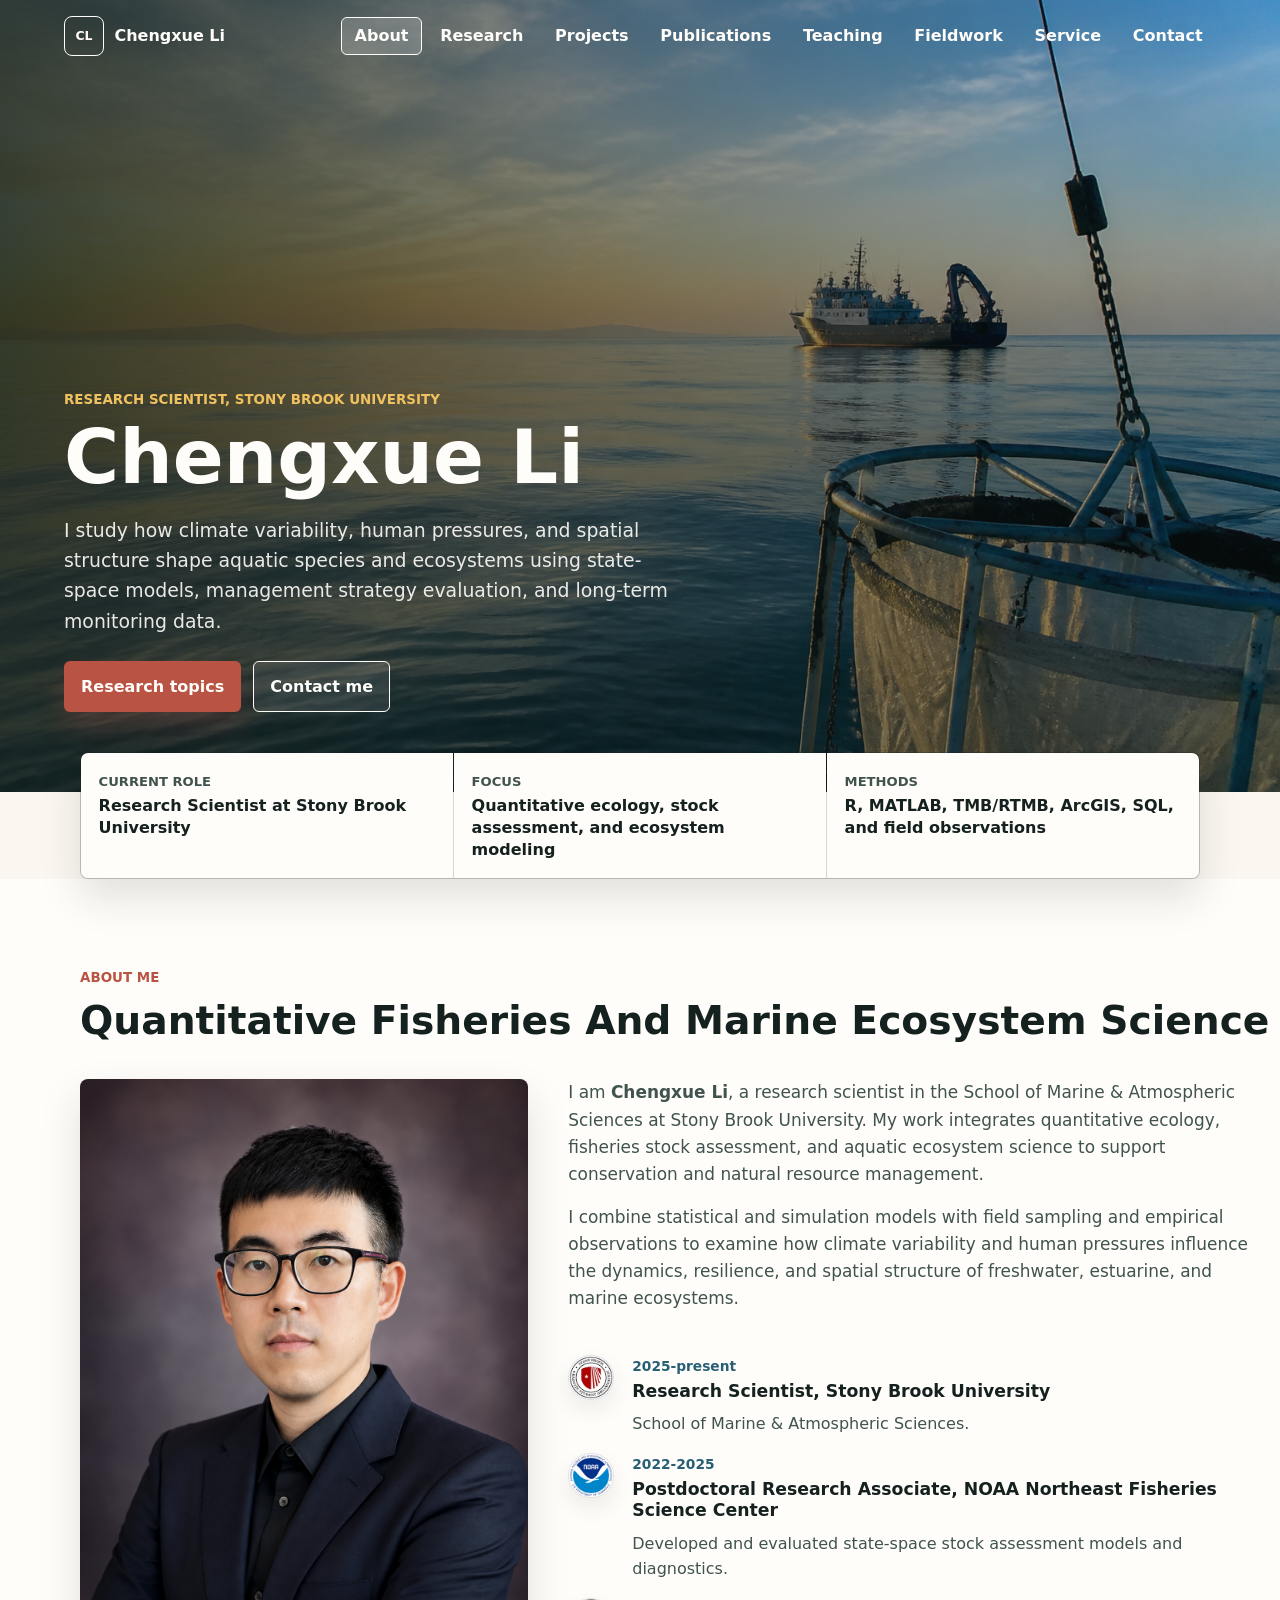
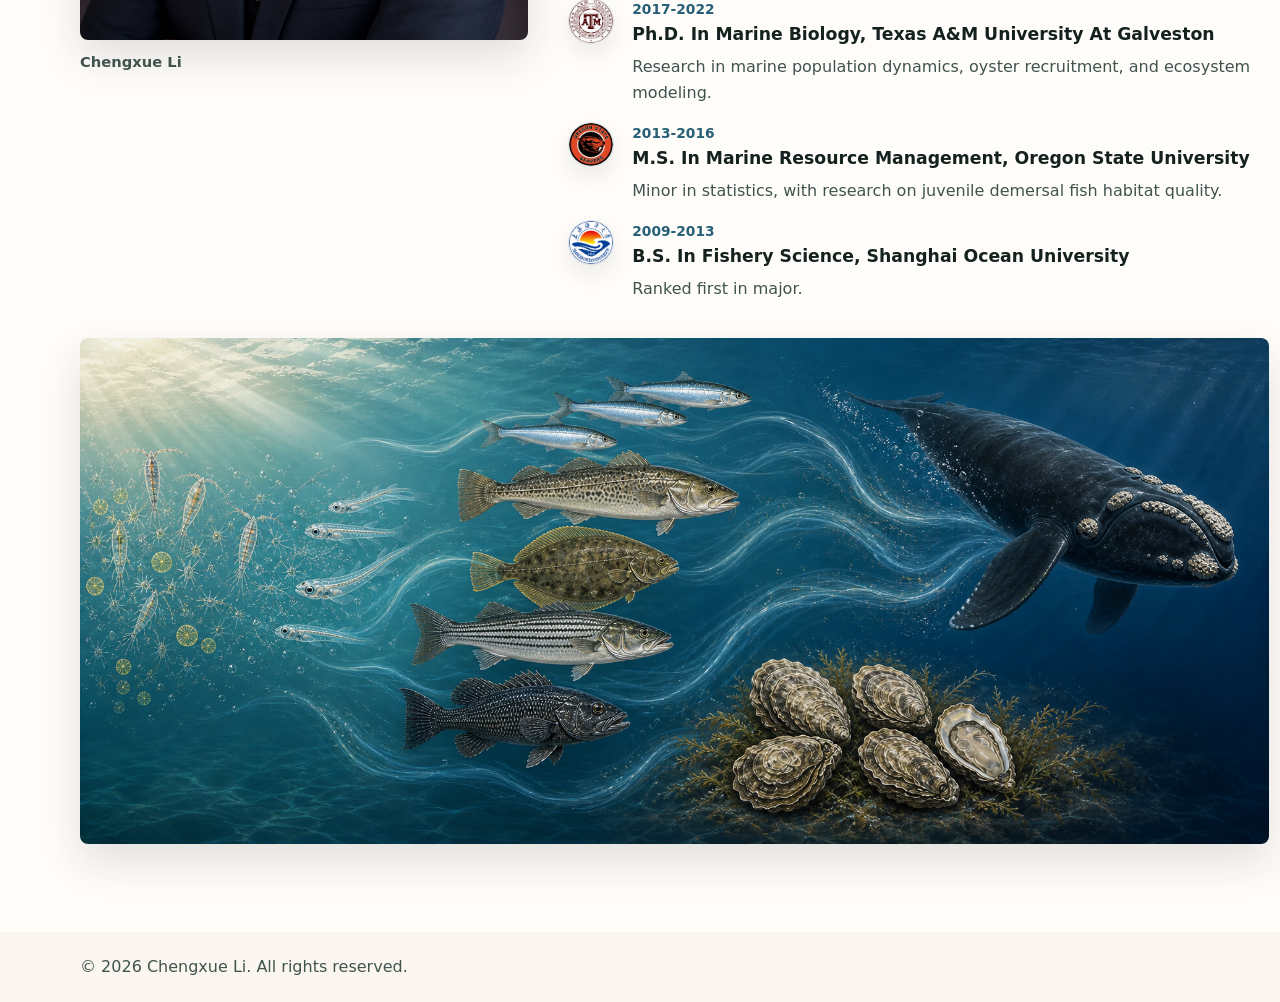
<file: index.html>
<!doctype html>
<html lang="en">
  <head>
    <meta charset="utf-8">
    <meta name="viewport" content="width=device-width, initial-scale=1">
    <meta
      name="description"
      content="Chengxue Li is a research scientist in quantitative fisheries science, stock assessment, Spatial Management Strategy Evaluation, and aquatic ecosystem modeling."
    >
    <title>Chengxue Li | About</title>
    <link rel="stylesheet" href="styles.css">
    <script src="script.js" defer></script>
  </head>
  <body data-page="about">
    <a class="skip-link" href="#main">Skip to content</a>

    <header class="site-header" data-header>
      <a class="brand" href="index.html" aria-label="Go to homepage">
        <span class="brand-mark" aria-hidden="true">CL</span>
        <span class="brand-text">Chengxue Li</span>
      </a>

      <button class="nav-toggle" type="button" aria-expanded="false" aria-controls="site-nav">
        <span class="nav-toggle-line"></span>
        <span class="sr-only">Open navigation</span>
      </button>

      <nav class="site-nav" id="site-nav" aria-label="Main navigation">
        <a class="site-tab" data-page-link="about" href="index.html">About</a>
        <a class="site-tab" data-page-link="research" href="research.html">Research</a>
        <a class="site-tab" data-page-link="projects" href="projects.html">Projects</a>
        <a class="site-tab" data-page-link="publications" href="publications.html">Publications</a>
        <a class="site-tab" data-page-link="teaching" href="teaching.html">Teaching</a>
        <a class="site-tab" data-page-link="fieldwork" href="fieldwork.html">Fieldwork</a>
        <a class="site-tab" data-page-link="service" href="service.html">Service</a>
        <a class="site-tab" data-page-link="contact" href="contact.html">Contact</a>
      </nav>
    </header>

    <main id="main">
      <section class="hero" id="top" aria-labelledby="hero-title">
        <img
          class="hero-image"
          src="assets/hero-marine-research.png"
          alt="A marine research vessel and sampling net on calm coastal water at sunrise."
        >
        <div class="hero-shade" aria-hidden="true"></div>
        <div class="hero-content">
          <p class="eyebrow">Research Scientist, Stony Brook University</p>
          <h1 id="hero-title">Chengxue Li</h1>
          <p class="hero-lede">
            I study how climate variability, human pressures, and spatial structure
            shape aquatic species and ecosystems using state-space models,
            management strategy evaluation, and long-term monitoring data.
          </p>
          <div class="hero-actions" aria-label="Page actions">
            <a class="button button-primary" href="research.html">Research topics</a>
            <a class="button button-secondary" href="contact.html">Contact me</a>
          </div>
        </div>
      </section>

      <section class="profile-strip" aria-label="Profile highlights">
        <div>
          <span class="strip-label">Current role</span>
          <strong>Research Scientist at Stony Brook University</strong>
        </div>
        <div>
          <span class="strip-label">Focus</span>
          <strong>Quantitative ecology, stock assessment, and ecosystem modeling</strong>
        </div>
        <div>
          <span class="strip-label">Methods</span>
          <strong>R, MATLAB, TMB/RTMB, ArcGIS, SQL, and field observations</strong>
        </div>
      </section>

      <section class="section section-light" aria-labelledby="about-title">
        <div class="about-layout">
          <div class="about-heading">
            <p class="eyebrow">About me</p>
            <h2 id="about-title">Quantitative Fisheries And Marine Ecosystem Science</h2>
          </div>
          <div class="about-profile">
            <figure class="portrait-figure">
              <img src="assets/Selfie.png" alt="Portrait of Chengxue Li.">
              <figcaption>Chengxue Li</figcaption>
            </figure>
            <div class="about-profile-copy">
              <div class="copy-block">
                <p>
                  I am <strong>Chengxue Li</strong>, a research scientist in the School of
                  Marine &amp; Atmospheric Sciences at Stony Brook University. My work integrates
                  quantitative ecology, fisheries stock assessment, and aquatic ecosystem
                  science to support conservation and natural resource management.
                </p>
                <p>
                  I combine statistical and simulation models with field sampling and empirical
                  observations to examine how climate variability and human pressures influence
                  the dynamics, resilience, and spatial structure of freshwater, estuarine, and
                  marine ecosystems.
                </p>
              </div>
              <div class="timeline compact-timeline about-timeline">
                <article class="timeline-item">
                  <span class="timeline-icon">
                    <img src="assets/SBU%20logo.jpg" alt="Stony Brook University logo">
                  </span>
                  <div>
                    <span>2025-present</span>
                    <h3>Research Scientist, Stony Brook University</h3>
                    <p>School of Marine &amp; Atmospheric Sciences.</p>
                  </div>
                </article>
                <article class="timeline-item">
                  <span class="timeline-icon">
                    <img src="assets/noaa%20logo.png" alt="NOAA logo">
                  </span>
                  <div>
                    <span>2022-2025</span>
                    <h3>Postdoctoral Research Associate, NOAA Northeast Fisheries Science Center</h3>
                    <p>Developed and evaluated state-space stock assessment models and diagnostics.</p>
                  </div>
                </article>
                <article class="timeline-item">
                  <span class="timeline-icon">
                    <img src="assets/TAMU%20logo.jpg" alt="Texas A&amp;M University logo">
                  </span>
                  <div>
                    <span>2017-2022</span>
                    <h3>Ph.D. In Marine Biology, Texas A&amp;M University At Galveston</h3>
                    <p>Research in marine population dynamics, oyster recruitment, and ecosystem modeling.</p>
                  </div>
                </article>
                <article class="timeline-item">
                  <span class="timeline-icon">
                    <img src="assets/osu%20logo.png" alt="Oregon State University logo">
                  </span>
                  <div>
                    <span>2013-2016</span>
                    <h3>M.S. In Marine Resource Management, Oregon State University</h3>
                    <p>Minor in statistics, with research on juvenile demersal fish habitat quality.</p>
                  </div>
                </article>
                <article class="timeline-item">
                  <span class="timeline-icon">
                    <img src="assets/SHOU%20logo.jpg" alt="Shanghai Ocean University logo">
                  </span>
                  <div>
                    <span>2009-2013</span>
                    <h3>B.S. In Fishery Science, Shanghai Ocean University</h3>
                    <p>Ranked first in major.</p>
                  </div>
                </article>
              </div>
            </div>
          </div>
          <figure class="species-spectrum">
            <img
              src="assets/study-species-spectrum-v3.png"
              alt="Illustrated study species spectrum with zooplankton, fish larvae, Atlantic herring, Atlantic cod, yellowtail flounder, striped bass, black sea bass, oysters, and a North Atlantic right whale."
            >
          </figure>
        </div>
      </section>
    </main>

    <footer class="site-footer">
      <p>&copy; <span data-year></span> Chengxue Li. All rights reserved.</p>
    </footer>
  </body>
</html>
</file>
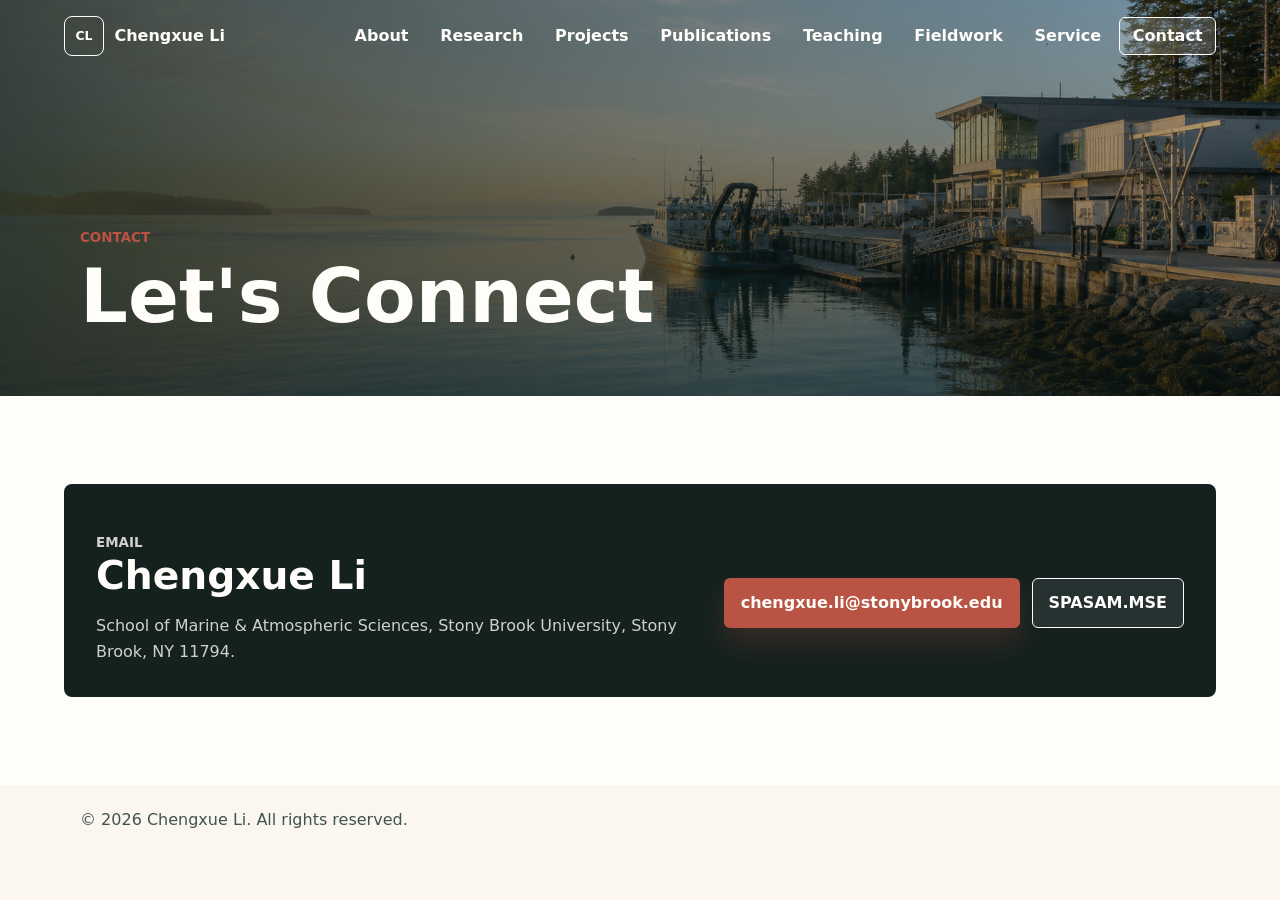
<file: contact.html>
<!doctype html>
<html lang="en">
  <head>
    <meta charset="utf-8">
    <meta name="viewport" content="width=device-width, initial-scale=1">
    <meta name="description" content="Contact Chengxue Li.">
    <title>Chengxue Li | Contact</title>
    <link rel="stylesheet" href="styles.css">
    <script src="script.js" defer></script>
  </head>
  <body data-page="contact">
    <a class="skip-link" href="#main">Skip to content</a>
    <header class="site-header" data-header>
      <a class="brand" href="index.html" aria-label="Go to homepage">
        <span class="brand-mark" aria-hidden="true">CL</span>
        <span class="brand-text">Chengxue Li</span>
      </a>
      <button class="nav-toggle" type="button" aria-expanded="false" aria-controls="site-nav">
        <span class="nav-toggle-line"></span>
        <span class="sr-only">Open navigation</span>
      </button>
      <nav class="site-nav" id="site-nav" aria-label="Main navigation">
        <a class="site-tab" data-page-link="about" href="index.html">About</a>
        <a class="site-tab" data-page-link="research" href="research.html">Research</a>
        <a class="site-tab" data-page-link="projects" href="projects.html">Projects</a>
        <a class="site-tab" data-page-link="publications" href="publications.html">Publications</a>
        <a class="site-tab" data-page-link="teaching" href="teaching.html">Teaching</a>
        <a class="site-tab" data-page-link="fieldwork" href="fieldwork.html">Fieldwork</a>
        <a class="site-tab" data-page-link="service" href="service.html">Service</a>
        <a class="site-tab" data-page-link="contact" href="contact.html">Contact</a>
      </nav>
    </header>

    <main id="main">
      <section
        class="page-hero page-hero-bg"
        style="--page-bg: url('assets/hero-contact.png')"
        aria-labelledby="contact-title"
      >
        <div class="page-hero-content">
          <p class="eyebrow">Contact</p>
          <h1 id="contact-title">Let's Connect</h1>
        </div>
      </section>

      <section class="section section-light">
        <div class="contact-card" id="contact">
          <div>
            <p class="eyebrow">Email</p>
            <h2>Chengxue Li</h2>
            <p>School of Marine &amp; Atmospheric Sciences, Stony Brook University, Stony Brook, NY 11794.</p>
          </div>
          <div class="contact-actions">
            <a class="button button-primary" href="mailto:chengxue.li@stonybrook.edu">chengxue.li@stonybrook.edu</a>
            <a class="button button-secondary" href="https://lichengxue.github.io/SPASAM.MSE/">SPASAM.MSE</a>
          </div>
        </div>
      </section>
    </main>

    <footer class="site-footer">
      <p>&copy; <span data-year></span> Chengxue Li. All rights reserved.</p>
    </footer>
  </body>
</html>
</file>
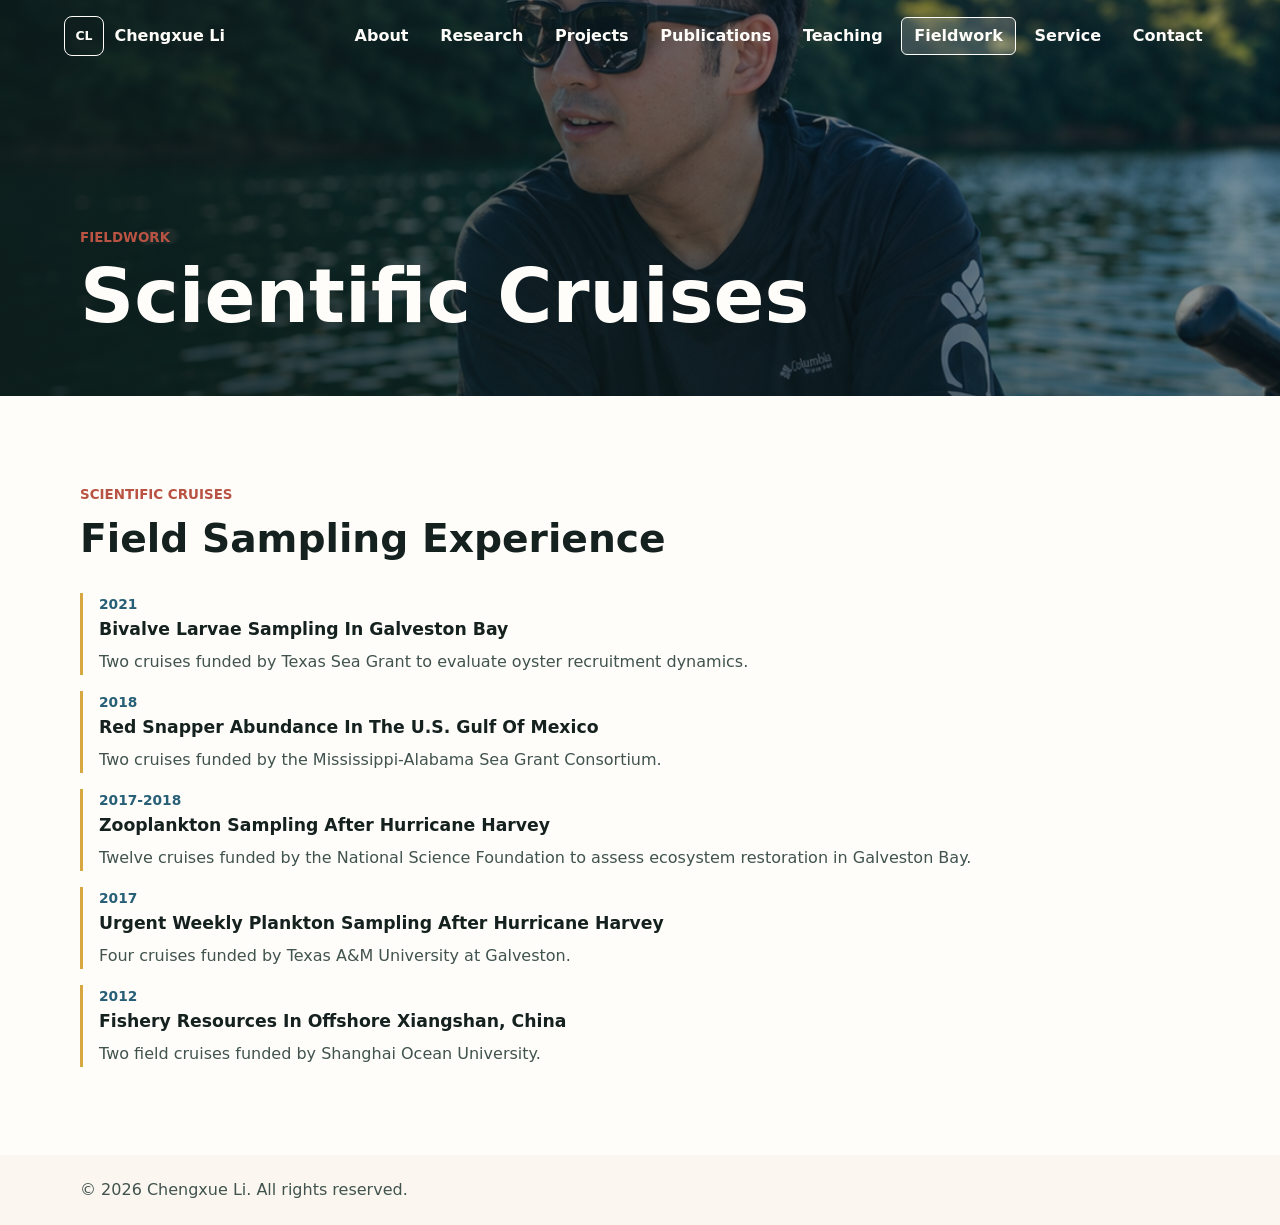
<file: fieldwork.html>
<!doctype html>
<html lang="en">
  <head>
    <meta charset="utf-8">
    <meta name="viewport" content="width=device-width, initial-scale=1">
    <meta name="description" content="Fieldwork and scientific cruises by Chengxue Li.">
    <title>Chengxue Li | Fieldwork</title>
    <link rel="stylesheet" href="styles.css">
    <script src="script.js" defer></script>
  </head>
  <body data-page="fieldwork">
    <a class="skip-link" href="#main">Skip to content</a>
    <header class="site-header" data-header>
      <a class="brand" href="index.html" aria-label="Go to homepage">
        <span class="brand-mark" aria-hidden="true">CL</span>
        <span class="brand-text">Chengxue Li</span>
      </a>
      <button class="nav-toggle" type="button" aria-expanded="false" aria-controls="site-nav">
        <span class="nav-toggle-line"></span>
        <span class="sr-only">Open navigation</span>
      </button>
      <nav class="site-nav" id="site-nav" aria-label="Main navigation">
        <a class="site-tab" data-page-link="about" href="index.html">About</a>
        <a class="site-tab" data-page-link="research" href="research.html">Research</a>
        <a class="site-tab" data-page-link="projects" href="projects.html">Projects</a>
        <a class="site-tab" data-page-link="publications" href="publications.html">Publications</a>
        <a class="site-tab" data-page-link="teaching" href="teaching.html">Teaching</a>
        <a class="site-tab" data-page-link="fieldwork" href="fieldwork.html">Fieldwork</a>
        <a class="site-tab" data-page-link="service" href="service.html">Service</a>
        <a class="site-tab" data-page-link="contact" href="contact.html">Contact</a>
      </nav>
    </header>

    <main id="main">
      <section
        class="page-hero page-hero-bg"
        style="--page-bg: url('assets/Fishing.png')"
        aria-labelledby="fieldwork-title"
      >
        <div class="page-hero-content">
          <p class="eyebrow">Fieldwork</p>
          <h1 id="fieldwork-title">Scientific Cruises</h1>
        </div>
      </section>

      <section class="section section-light">
        <div class="section-heading">
          <p class="eyebrow">Scientific cruises</p>
          <h2>Field Sampling Experience</h2>
        </div>
        <div class="timeline fieldwork-timeline">
          <article class="timeline-item">
            <span>2021</span>
            <h3>Bivalve Larvae Sampling In Galveston Bay</h3>
            <p>Two cruises funded by Texas Sea Grant to evaluate oyster recruitment dynamics.</p>
          </article>
          <article class="timeline-item">
            <span>2018</span>
            <h3>Red Snapper Abundance In The U.S. Gulf Of Mexico</h3>
            <p>Two cruises funded by the Mississippi-Alabama Sea Grant Consortium.</p>
          </article>
          <article class="timeline-item">
            <span>2017-2018</span>
            <h3>Zooplankton Sampling After Hurricane Harvey</h3>
            <p>Twelve cruises funded by the National Science Foundation to assess ecosystem restoration in Galveston Bay.</p>
          </article>
          <article class="timeline-item">
            <span>2017</span>
            <h3>Urgent Weekly Plankton Sampling After Hurricane Harvey</h3>
            <p>Four cruises funded by Texas A&amp;M University at Galveston.</p>
          </article>
          <article class="timeline-item">
            <span>2012</span>
            <h3>Fishery Resources In Offshore Xiangshan, China</h3>
            <p>Two field cruises funded by Shanghai Ocean University.</p>
          </article>
        </div>
      </section>
    </main>

    <footer class="site-footer">
      <p>&copy; <span data-year></span> Chengxue Li. All rights reserved.</p>
    </footer>
  </body>
</html>
</file>
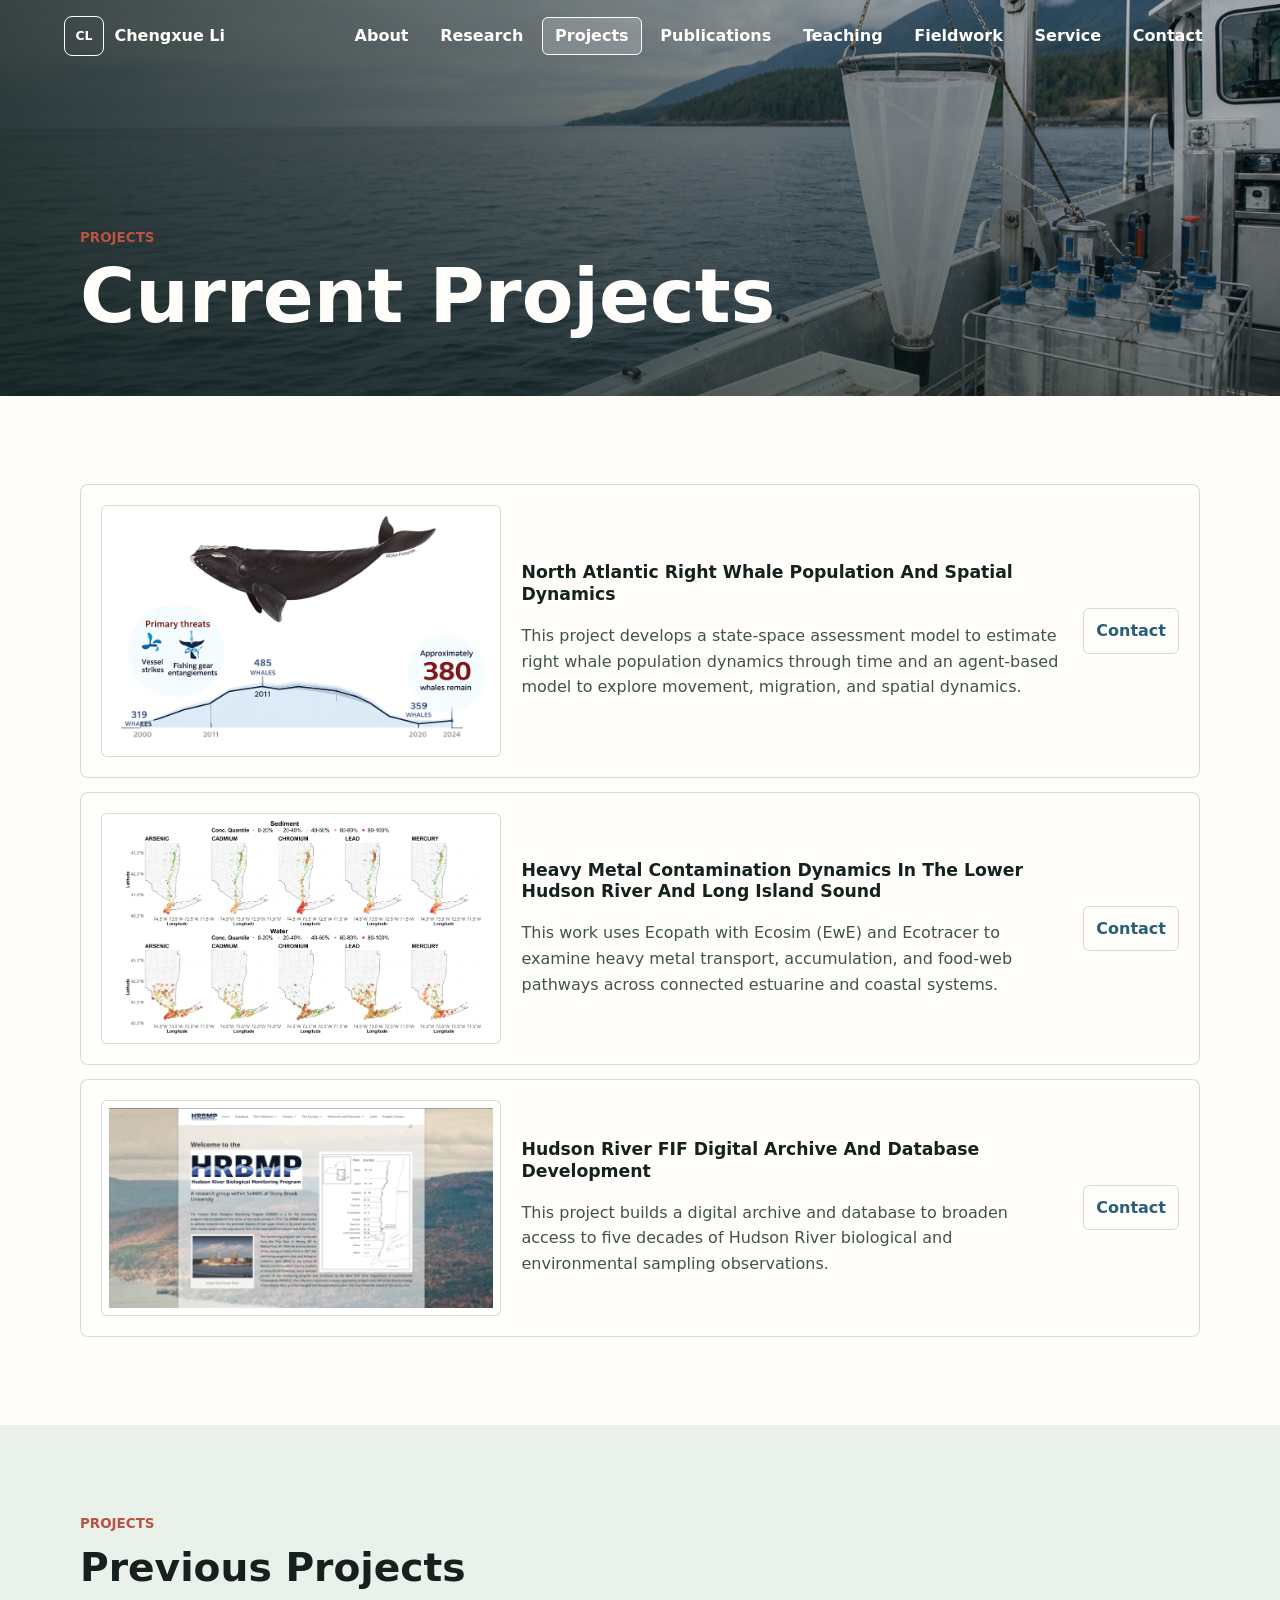
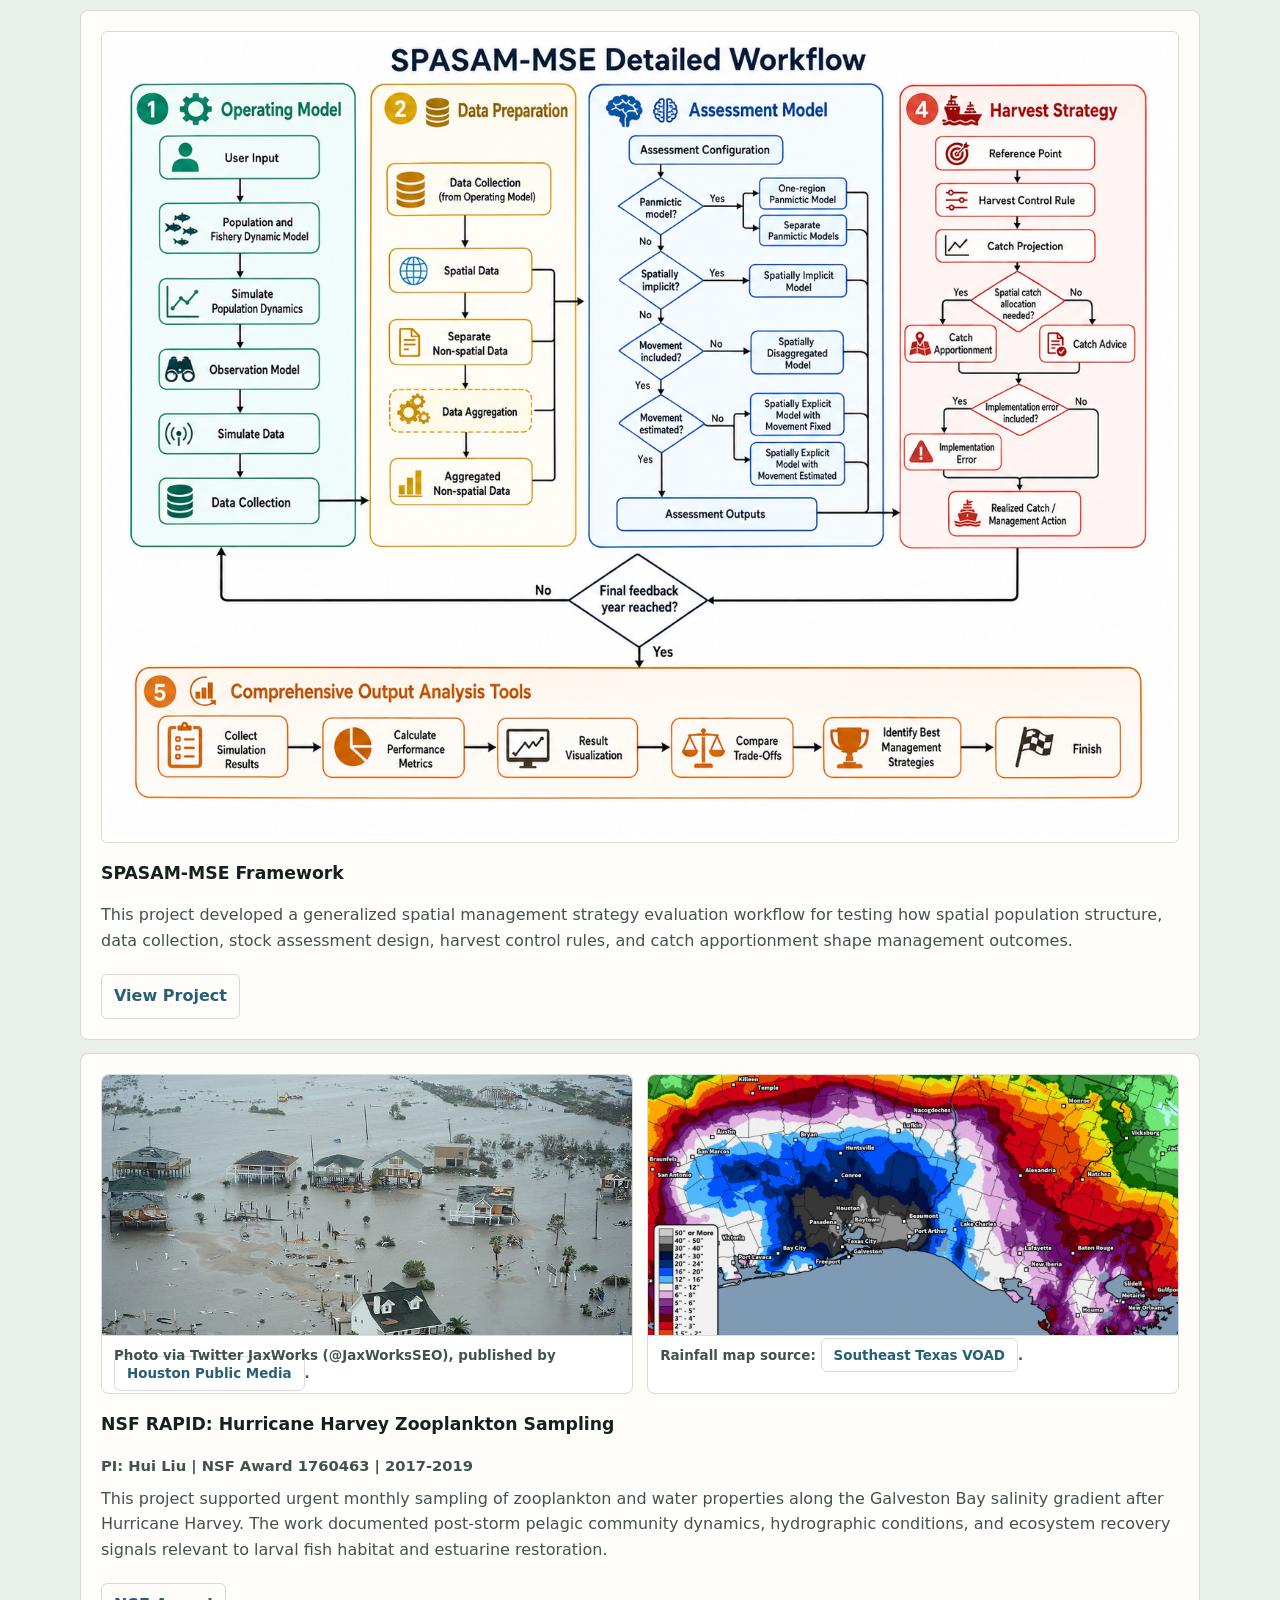
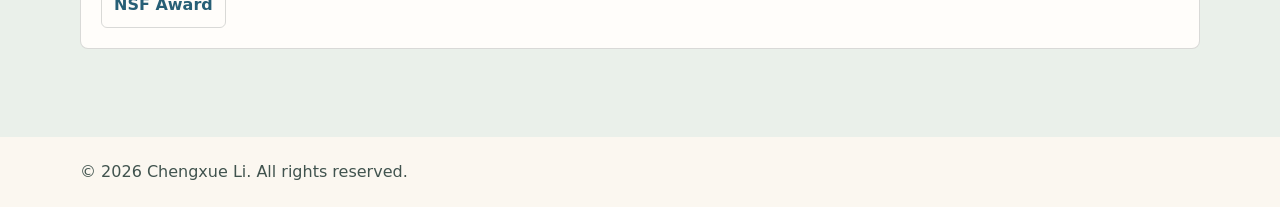
<file: projects.html>
<!doctype html>
<html lang="en">
  <head>
    <meta charset="utf-8">
    <meta name="viewport" content="width=device-width, initial-scale=1">
    <meta name="description" content="Current projects by Chengxue Li.">
    <title>Chengxue Li | Projects</title>
    <link rel="stylesheet" href="styles.css">
    <script src="script.js" defer></script>
  </head>
  <body data-page="projects">
    <a class="skip-link" href="#main">Skip to content</a>
    <header class="site-header" data-header>
      <a class="brand" href="index.html" aria-label="Go to homepage">
        <span class="brand-mark" aria-hidden="true">CL</span>
        <span class="brand-text">Chengxue Li</span>
      </a>
      <button class="nav-toggle" type="button" aria-expanded="false" aria-controls="site-nav">
        <span class="nav-toggle-line"></span>
        <span class="sr-only">Open navigation</span>
      </button>
      <nav class="site-nav" id="site-nav" aria-label="Main navigation">
        <a class="site-tab" data-page-link="about" href="index.html">About</a>
        <a class="site-tab" data-page-link="research" href="research.html">Research</a>
        <a class="site-tab" data-page-link="projects" href="projects.html">Projects</a>
        <a class="site-tab" data-page-link="publications" href="publications.html">Publications</a>
        <a class="site-tab" data-page-link="teaching" href="teaching.html">Teaching</a>
        <a class="site-tab" data-page-link="fieldwork" href="fieldwork.html">Fieldwork</a>
        <a class="site-tab" data-page-link="service" href="service.html">Service</a>
        <a class="site-tab" data-page-link="contact" href="contact.html">Contact</a>
      </nav>
    </header>

    <main id="main">
      <section
        class="page-hero page-hero-bg"
        style="--page-bg: url('assets/hero-projects.png')"
        aria-labelledby="projects-title"
      >
        <div class="page-hero-content">
          <p class="eyebrow">Projects</p>
          <h1 id="projects-title">Current Projects</h1>
        </div>
      </section>

      <section class="section section-light">
        <div class="work-list">
          <article class="work-item project-item">
            <figure class="project-figure">
              <img src="assets/NARW.png" alt="North Atlantic right whale population timeline and threat summary">
            </figure>
            <div class="project-copy">
              <h3>North Atlantic Right Whale Population And Spatial Dynamics</h3>
              <p>This project develops a state-space assessment model to estimate right whale population dynamics through time and an agent-based model to explore movement, migration, and spatial dynamics.</p>
            </div>
            <a href="contact.html">Contact</a>
          </article>
          <article class="work-item project-item">
            <figure class="project-figure">
              <img src="assets/heavy%20metal.png" alt="Maps of heavy metal concentration quantiles in sediment and water">
            </figure>
            <div class="project-copy">
              <h3>Heavy Metal Contamination Dynamics In The Lower Hudson River And Long Island Sound</h3>
              <p>This work uses Ecopath with Ecosim (EwE) and Ecotracer to examine heavy metal transport, accumulation, and food-web pathways across connected estuarine and coastal systems.</p>
            </div>
            <a href="contact.html">Contact</a>
          </article>
          <article class="work-item project-item">
            <figure class="project-figure">
              <img src="assets/hrbmp%20fig.png" alt="Hudson River Biological Monitoring Program archive and sampling region overview">
            </figure>
            <div class="project-copy">
              <h3>Hudson River FIF Digital Archive And Database Development</h3>
              <p>This project builds a digital archive and database to broaden access to five decades of Hudson River biological and environmental sampling observations.</p>
            </div>
            <a href="contact.html">Contact</a>
          </article>
        </div>
      </section>

      <section class="section section-muted" aria-labelledby="previous-projects-title">
        <div class="section-heading project-section-heading">
          <p class="eyebrow">Projects</p>
          <h2 id="previous-projects-title">Previous Projects</h2>
        </div>
        <div class="work-list">
          <article class="work-item project-item previous-project-item">
            <figure class="project-figure previous-project-figure">
              <img src="assets/SPASAM%20workflow.png" alt="Detailed SPASAM-MSE workflow linking operating models, data preparation, assessment models, harvest strategy, and output analysis tools">
            </figure>
            <div class="project-copy">
              <h3>SPASAM-MSE Framework</h3>
              <p>This project developed a generalized spatial management strategy evaluation workflow for testing how spatial population structure, data collection, stock assessment design, harvest control rules, and catch apportionment shape management outcomes.</p>
            </div>
            <a href="https://lichengxue.github.io/SPASAM.MSE/">View Project</a>
          </article>
          <article class="work-item project-item previous-project-item">
            <div class="project-photo-gallery" aria-label="Hurricane Harvey source photos">
              <figure class="project-photo">
                <img src="assets/hurricane-harvey-dune-restoration-hpm.jpg" alt="Flooded coastal homes after Hurricane Harvey">
                <figcaption>
                  Photo via Twitter JaxWorks (@JaxWorksSEO), published by
                  <a href="https://www.houstonpublicmedia.org/articles/news/2017/11/15/250852/texas-coastal-cities-undertake-post-harvey-dune-restoration/">Houston Public Media</a>.
                </figcaption>
              </figure>
              <figure class="project-photo">
                <img src="assets/hurricane-harvey-landfall-setxvoad.jpg" alt="Estimated five-day rainfall map for Hurricane Harvey">
                <figcaption>
                  Rainfall map source:
                  <a href="http://setxvoad.org/active-disasters/hurricane-harvey/">Southeast Texas VOAD</a>.
                </figcaption>
              </figure>
            </div>
            <div class="project-copy">
              <h3>NSF RAPID: Hurricane Harvey Zooplankton Sampling</h3>
              <p class="project-meta">PI: Hui Liu | NSF Award 1760463 | 2017-2019</p>
              <p>This project supported urgent monthly sampling of zooplankton and water properties along the Galveston Bay salinity gradient after Hurricane Harvey. The work documented post-storm pelagic community dynamics, hydrographic conditions, and ecosystem recovery signals relevant to larval fish habitat and estuarine restoration.</p>
            </div>
            <a href="https://www.nsf.gov/awardsearch/showAward?AWD_ID=1760463">NSF Award</a>
          </article>
        </div>
      </section>
    </main>

    <footer class="site-footer">
      <p>&copy; <span data-year></span> Chengxue Li. All rights reserved.</p>
    </footer>
  </body>
</html>
</file>
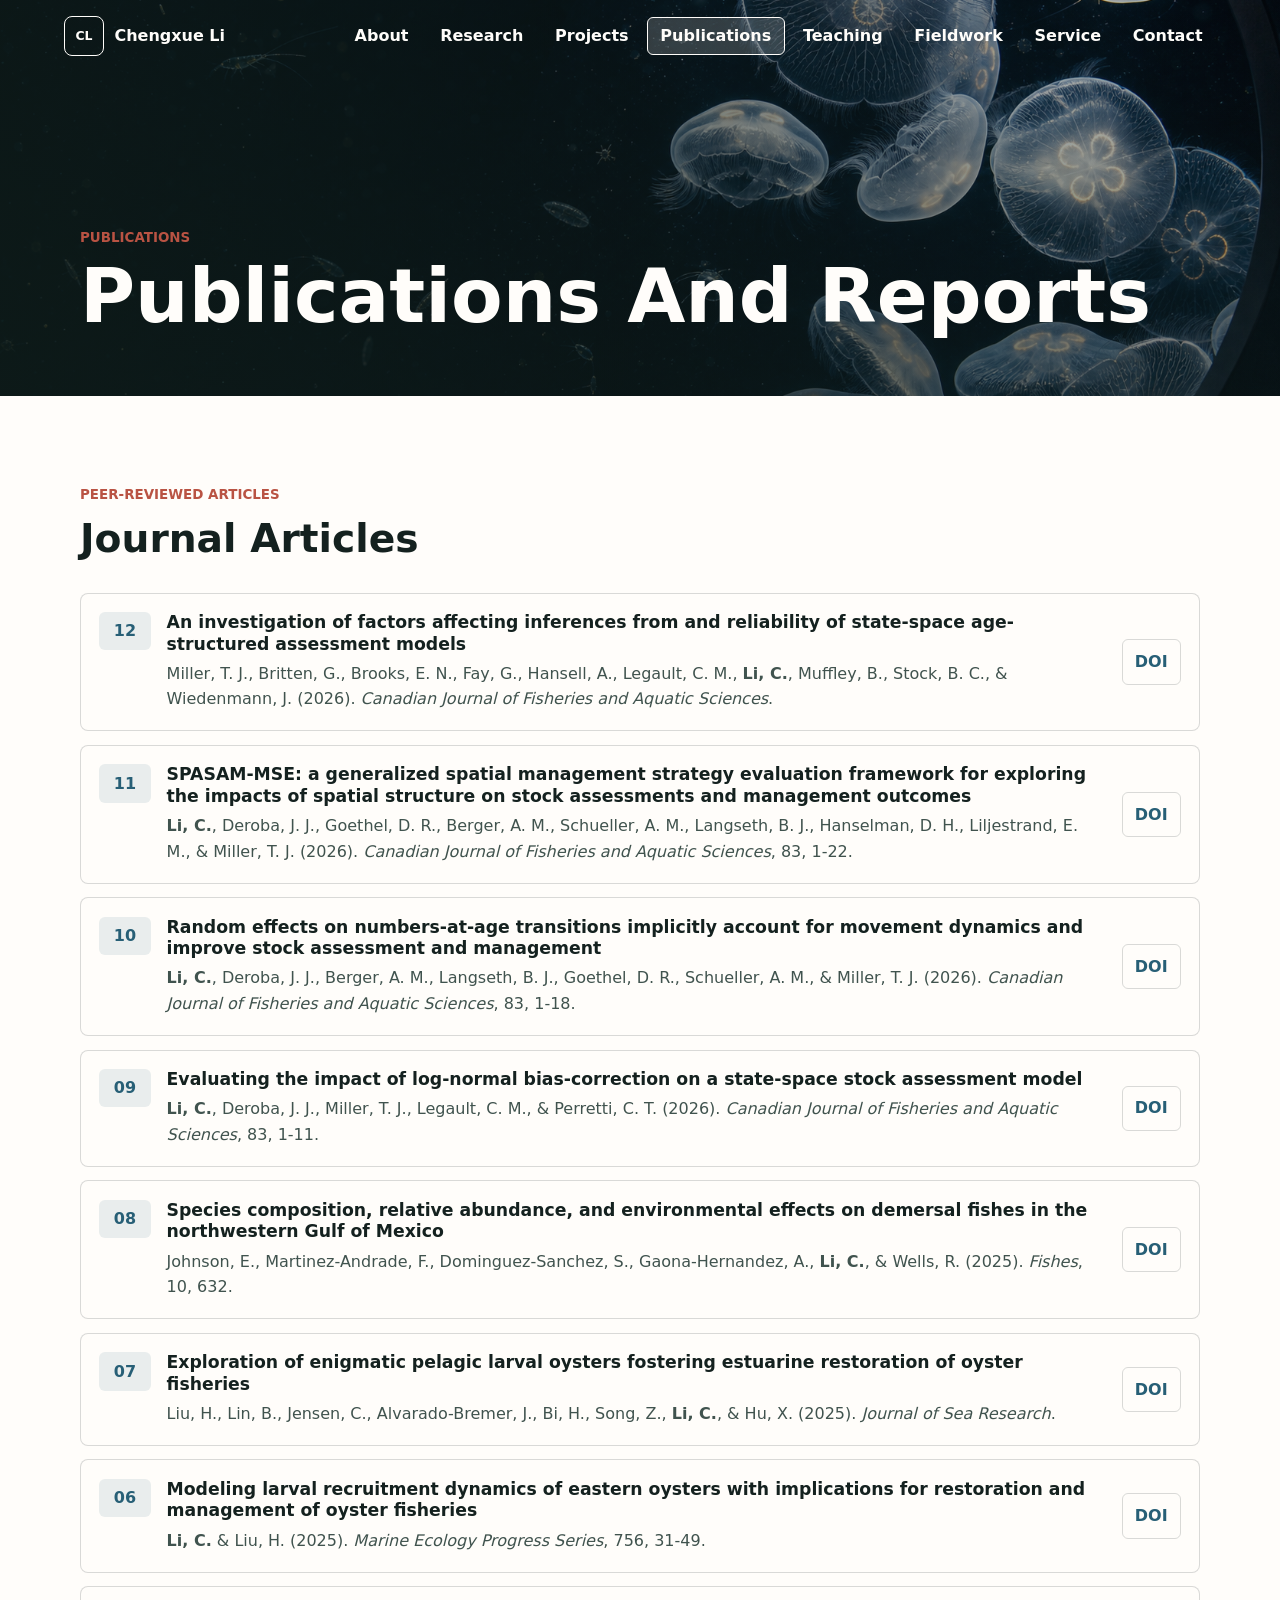
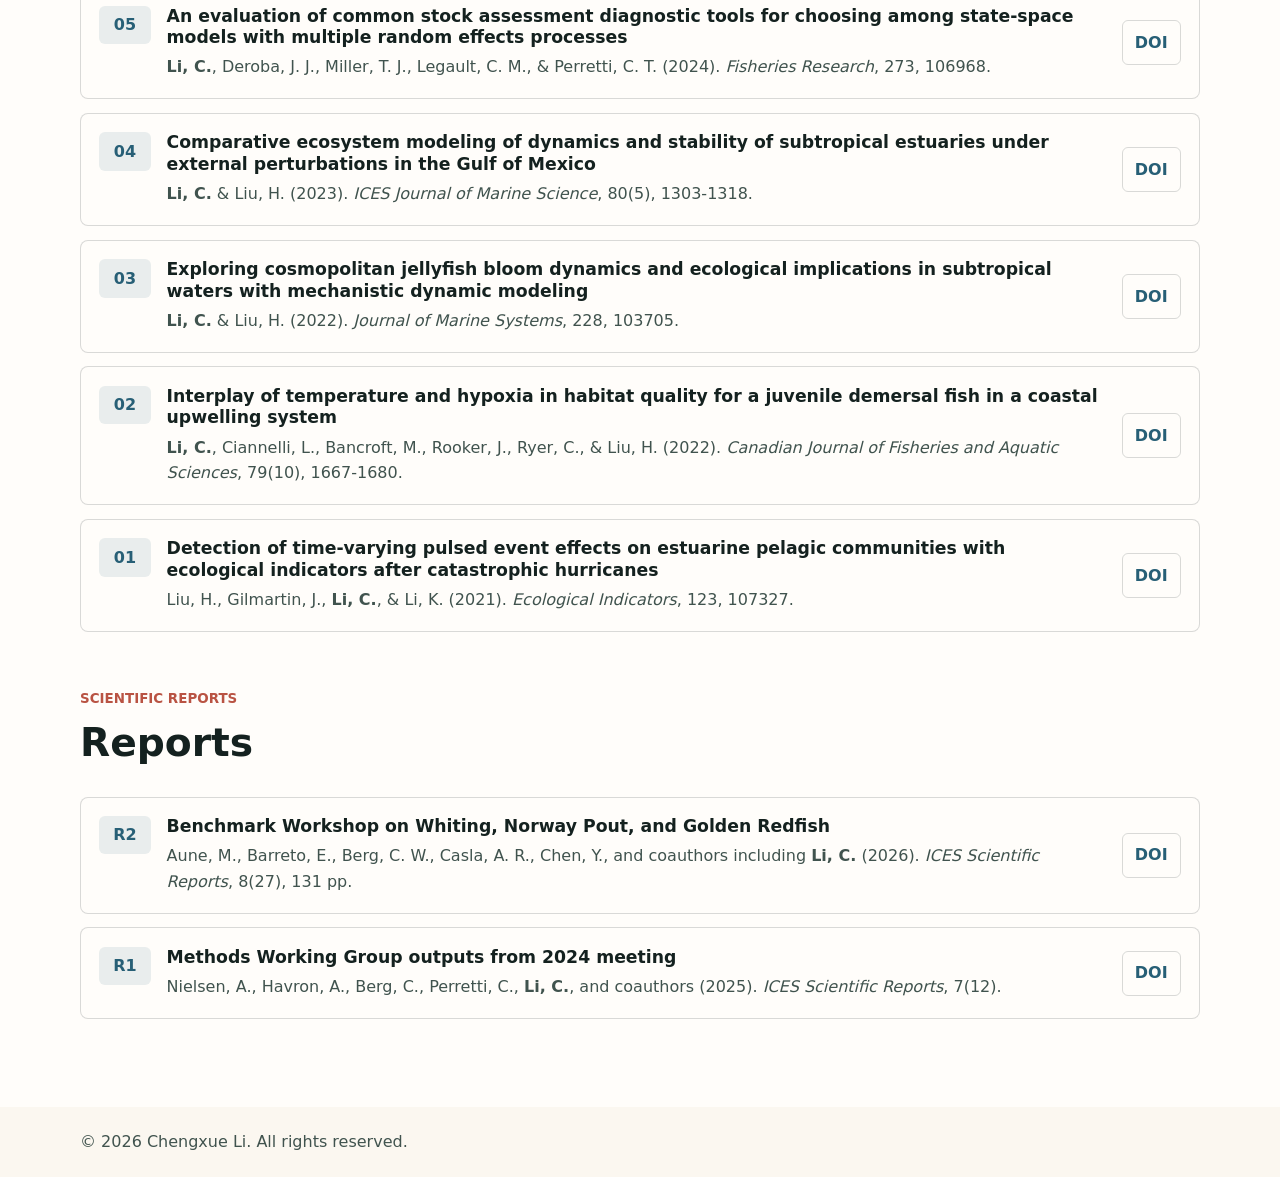
<file: publications.html>
<!doctype html>
<html lang="en">
  <head>
    <meta charset="utf-8">
    <meta name="viewport" content="width=device-width, initial-scale=1">
    <meta name="description" content="Publications by Chengxue Li.">
    <title>Chengxue Li | Publications</title>
    <link rel="stylesheet" href="styles.css">
    <script src="script.js" defer></script>
  </head>
  <body data-page="publications">
    <a class="skip-link" href="#main">Skip to content</a>
    <header class="site-header" data-header>
      <a class="brand" href="index.html" aria-label="Go to homepage">
        <span class="brand-mark" aria-hidden="true">CL</span>
        <span class="brand-text">Chengxue Li</span>
      </a>
      <button class="nav-toggle" type="button" aria-expanded="false" aria-controls="site-nav">
        <span class="nav-toggle-line"></span>
        <span class="sr-only">Open navigation</span>
      </button>
      <nav class="site-nav" id="site-nav" aria-label="Main navigation">
        <a class="site-tab" data-page-link="about" href="index.html">About</a>
        <a class="site-tab" data-page-link="research" href="research.html">Research</a>
        <a class="site-tab" data-page-link="projects" href="projects.html">Projects</a>
        <a class="site-tab" data-page-link="publications" href="publications.html">Publications</a>
        <a class="site-tab" data-page-link="teaching" href="teaching.html">Teaching</a>
        <a class="site-tab" data-page-link="fieldwork" href="fieldwork.html">Fieldwork</a>
        <a class="site-tab" data-page-link="service" href="service.html">Service</a>
        <a class="site-tab" data-page-link="contact" href="contact.html">Contact</a>
      </nav>
    </header>

    <main id="main">
      <section
        class="page-hero page-hero-bg"
        style="--page-bg: url('assets/hero-publications.png')"
        aria-labelledby="publications-title"
      >
        <div class="page-hero-content">
          <p class="eyebrow">Publications</p>
          <h1 id="publications-title">Publications And Reports</h1>
        </div>
      </section>

      <section class="section section-light">
        <div class="publication-section">
          <div class="section-heading">
            <p class="eyebrow">Peer-Reviewed Articles</p>
            <h2>Journal Articles</h2>
          </div>
          <div class="publication-list">
            <article class="publication-item">
              <span class="pub-number">12</span>
              <div>
                <h3>An investigation of factors affecting inferences from and reliability of state-space age-structured assessment models</h3>
                <p>Miller, T. J., Britten, G., Brooks, E. N., Fay, G., Hansell, A., Legault, C. M., <strong>Li, C.</strong>, Muffley, B., Stock, B. C., &amp; Wiedenmann, J. (2026). <em>Canadian Journal of Fisheries and Aquatic Sciences</em>.</p>
              </div>
              <a href="https://doi.org/10.1139/cjfas-2025-0149">DOI</a>
            </article>
            <article class="publication-item">
              <span class="pub-number">11</span>
              <div>
                <h3>SPASAM-MSE: a generalized spatial management strategy evaluation framework for exploring the impacts of spatial structure on stock assessments and management outcomes</h3>
                <p><strong>Li, C.</strong>, Deroba, J. J., Goethel, D. R., Berger, A. M., Schueller, A. M., Langseth, B. J., Hanselman, D. H., Liljestrand, E. M., &amp; Miller, T. J. (2026). <em>Canadian Journal of Fisheries and Aquatic Sciences</em>, 83, 1-22.</p>
              </div>
              <a href="https://doi.org/10.1139/cjfas-2025-0283">DOI</a>
            </article>
            <article class="publication-item">
              <span class="pub-number">10</span>
              <div>
                <h3>Random effects on numbers-at-age transitions implicitly account for movement dynamics and improve stock assessment and management</h3>
                <p><strong>Li, C.</strong>, Deroba, J. J., Berger, A. M., Langseth, B. J., Goethel, D. R., Schueller, A. M., &amp; Miller, T. J. (2026). <em>Canadian Journal of Fisheries and Aquatic Sciences</em>, 83, 1-18.</p>
              </div>
              <a href="https://doi.org/10.1139/cjfas-2025-0092">DOI</a>
            </article>
            <article class="publication-item">
              <span class="pub-number">09</span>
              <div>
                <h3>Evaluating the impact of log-normal bias-correction on a state-space stock assessment model</h3>
                <p><strong>Li, C.</strong>, Deroba, J. J., Miller, T. J., Legault, C. M., &amp; Perretti, C. T. (2026). <em>Canadian Journal of Fisheries and Aquatic Sciences</em>, 83, 1-11.</p>
              </div>
              <a href="https://doi.org/10.1139/cjfas-2025-0093">DOI</a>
            </article>
            <article class="publication-item">
              <span class="pub-number">08</span>
              <div>
                <h3>Species composition, relative abundance, and environmental effects on demersal fishes in the northwestern Gulf of Mexico</h3>
                <p>Johnson, E., Martinez-Andrade, F., Dominguez-Sanchez, S., Gaona-Hernandez, A., <strong>Li, C.</strong>, &amp; Wells, R. (2025). <em>Fishes</em>, 10, 632.</p>
              </div>
              <a href="https://doi.org/10.3390/fishes10120632">DOI</a>
            </article>
            <article class="publication-item">
              <span class="pub-number">07</span>
              <div>
                <h3>Exploration of enigmatic pelagic larval oysters fostering estuarine restoration of oyster fisheries</h3>
                <p>Liu, H., Lin, B., Jensen, C., Alvarado-Bremer, J., Bi, H., Song, Z., <strong>Li, C.</strong>, &amp; Hu, X. (2025). <em>Journal of Sea Research</em>.</p>
              </div>
              <a href="https://doi.org/10.1016/j.seares.2025.102628">DOI</a>
            </article>
            <article class="publication-item">
              <span class="pub-number">06</span>
              <div>
                <h3>Modeling larval recruitment dynamics of eastern oysters with implications for restoration and management of oyster fisheries</h3>
                <p><strong>Li, C.</strong> &amp; Liu, H. (2025). <em>Marine Ecology Progress Series</em>, 756, 31-49.</p>
              </div>
              <a href="https://doi.org/10.3354/meps14805">DOI</a>
            </article>
            <article class="publication-item">
              <span class="pub-number">05</span>
              <div>
                <h3>An evaluation of common stock assessment diagnostic tools for choosing among state-space models with multiple random effects processes</h3>
                <p><strong>Li, C.</strong>, Deroba, J. J., Miller, T. J., Legault, C. M., &amp; Perretti, C. T. (2024). <em>Fisheries Research</em>, 273, 106968.</p>
              </div>
              <a href="https://doi.org/10.1016/j.fishres.2024.106968">DOI</a>
            </article>
            <article class="publication-item">
              <span class="pub-number">04</span>
              <div>
                <h3>Comparative ecosystem modeling of dynamics and stability of subtropical estuaries under external perturbations in the Gulf of Mexico</h3>
                <p><strong>Li, C.</strong> &amp; Liu, H. (2023). <em>ICES Journal of Marine Science</em>, 80(5), 1303-1318.</p>
              </div>
              <a href="https://doi.org/10.1093/icesjms/fsad056">DOI</a>
            </article>
            <article class="publication-item">
              <span class="pub-number">03</span>
              <div>
                <h3>Exploring cosmopolitan jellyfish bloom dynamics and ecological implications in subtropical waters with mechanistic dynamic modeling</h3>
                <p><strong>Li, C.</strong> &amp; Liu, H. (2022). <em>Journal of Marine Systems</em>, 228, 103705.</p>
              </div>
              <a href="https://doi.org/10.1016/j.jmarsys.2022.103705">DOI</a>
            </article>
            <article class="publication-item">
              <span class="pub-number">02</span>
              <div>
                <h3>Interplay of temperature and hypoxia in habitat quality for a juvenile demersal fish in a coastal upwelling system</h3>
                <p><strong>Li, C.</strong>, Ciannelli, L., Bancroft, M., Rooker, J., Ryer, C., &amp; Liu, H. (2022). <em>Canadian Journal of Fisheries and Aquatic Sciences</em>, 79(10), 1667-1680.</p>
              </div>
              <a href="https://doi.org/10.1139/cjfas-2021-0295">DOI</a>
            </article>
            <article class="publication-item">
              <span class="pub-number">01</span>
              <div>
                <h3>Detection of time-varying pulsed event effects on estuarine pelagic communities with ecological indicators after catastrophic hurricanes</h3>
                <p>Liu, H., Gilmartin, J., <strong>Li, C.</strong>, &amp; Li, K. (2021). <em>Ecological Indicators</em>, 123, 107327.</p>
              </div>
              <a href="https://doi.org/10.1016/j.ecolind.2020.107327">DOI</a>
            </article>
          </div>
        </div>

        <div class="publication-section">
          <div class="section-heading">
            <p class="eyebrow">Scientific Reports</p>
            <h2>Reports</h2>
          </div>
          <div class="publication-list">
            <article class="publication-item">
              <span class="pub-number">R2</span>
              <div>
                <h3>Benchmark Workshop on Whiting, Norway Pout, and Golden Redfish</h3>
                <p>Aune, M., Barreto, E., Berg, C. W., Casla, A. R., Chen, Y., and coauthors including <strong>Li, C.</strong> (2026). <em>ICES Scientific Reports</em>, 8(27), 131 pp.</p>
              </div>
              <a href="https://doi.org/10.17895/ices.pub.32019630">DOI</a>
            </article>
            <article class="publication-item">
              <span class="pub-number">R1</span>
              <div>
                <h3>Methods Working Group outputs from 2024 meeting</h3>
                <p>Nielsen, A., Havron, A., Berg, C., Perretti, C., <strong>Li, C.</strong>, and coauthors (2025). <em>ICES Scientific Reports</em>, 7(12).</p>
              </div>
              <a href="https://doi.org/10.17895/ices.pub.28247921">DOI</a>
            </article>
          </div>
        </div>

      </section>
    </main>

    <footer class="site-footer">
      <p>&copy; <span data-year></span> Chengxue Li. All rights reserved.</p>
    </footer>
  </body>
</html>
</file>
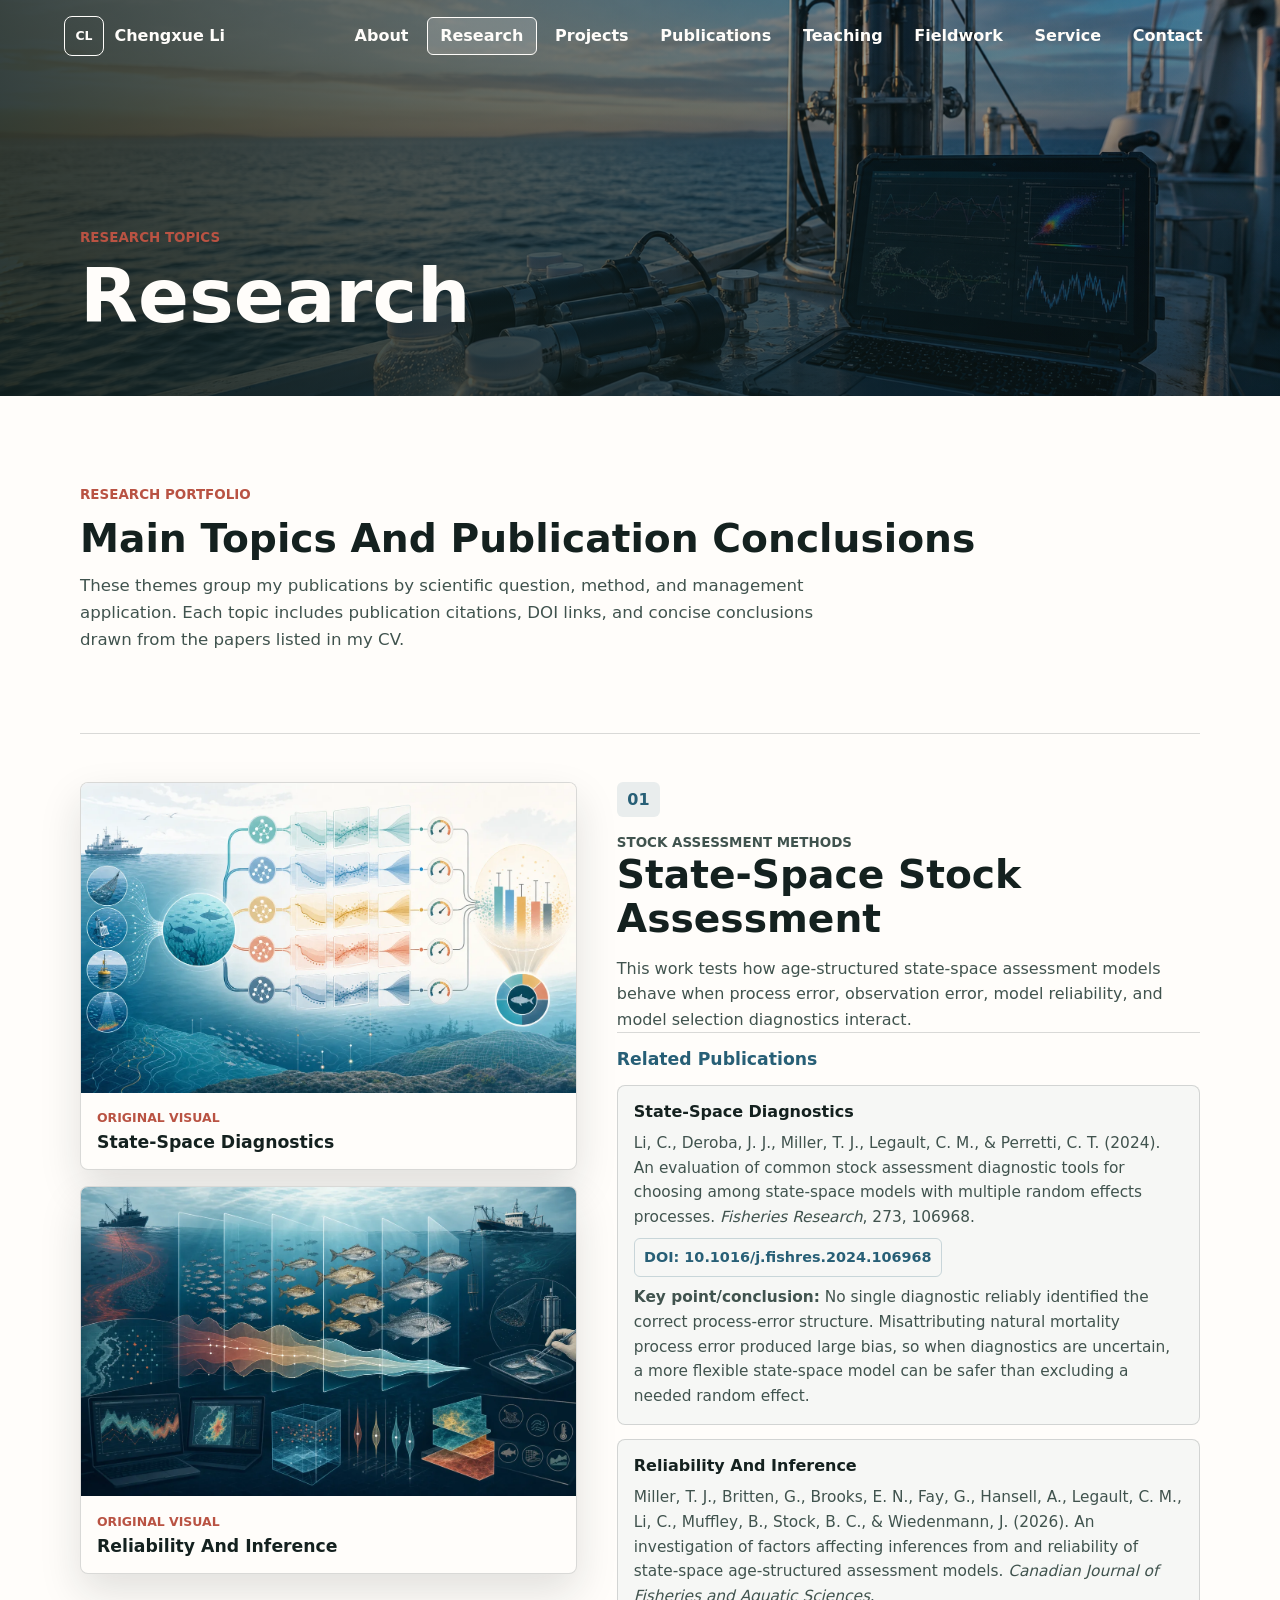
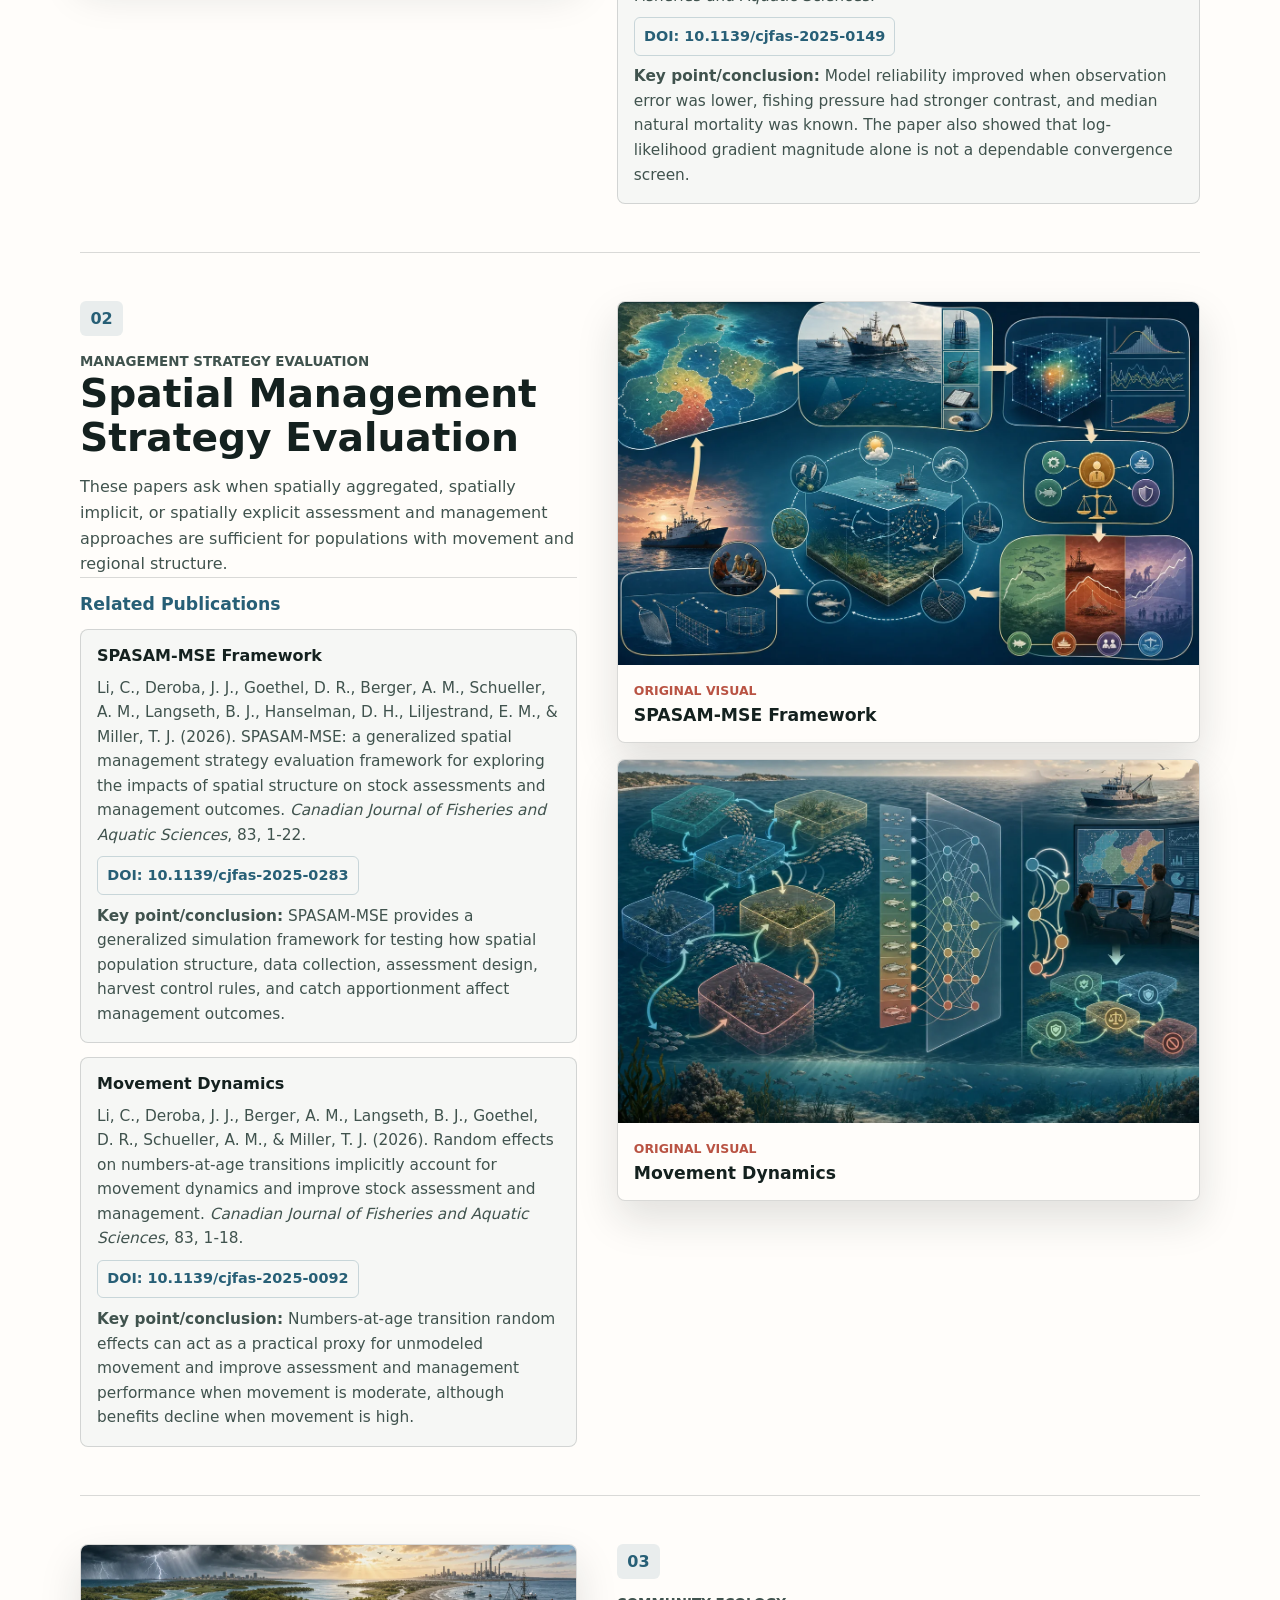
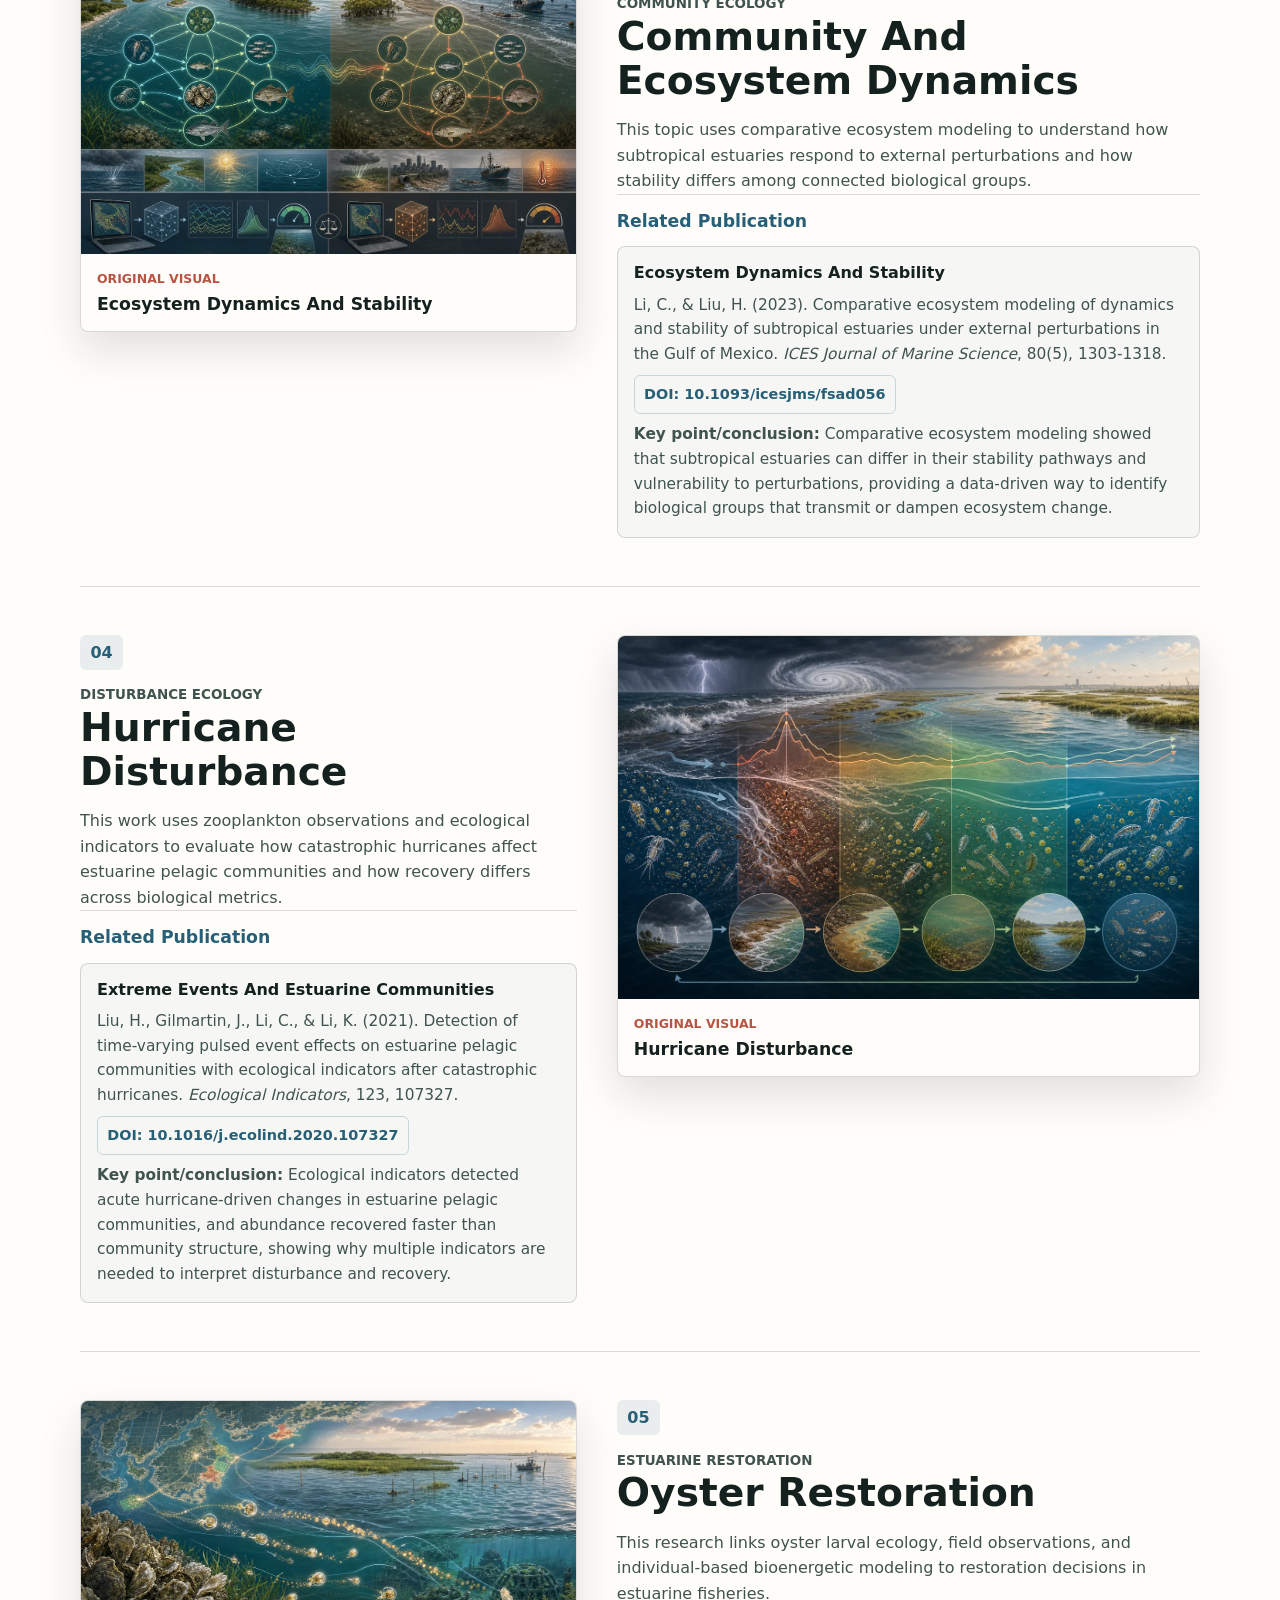
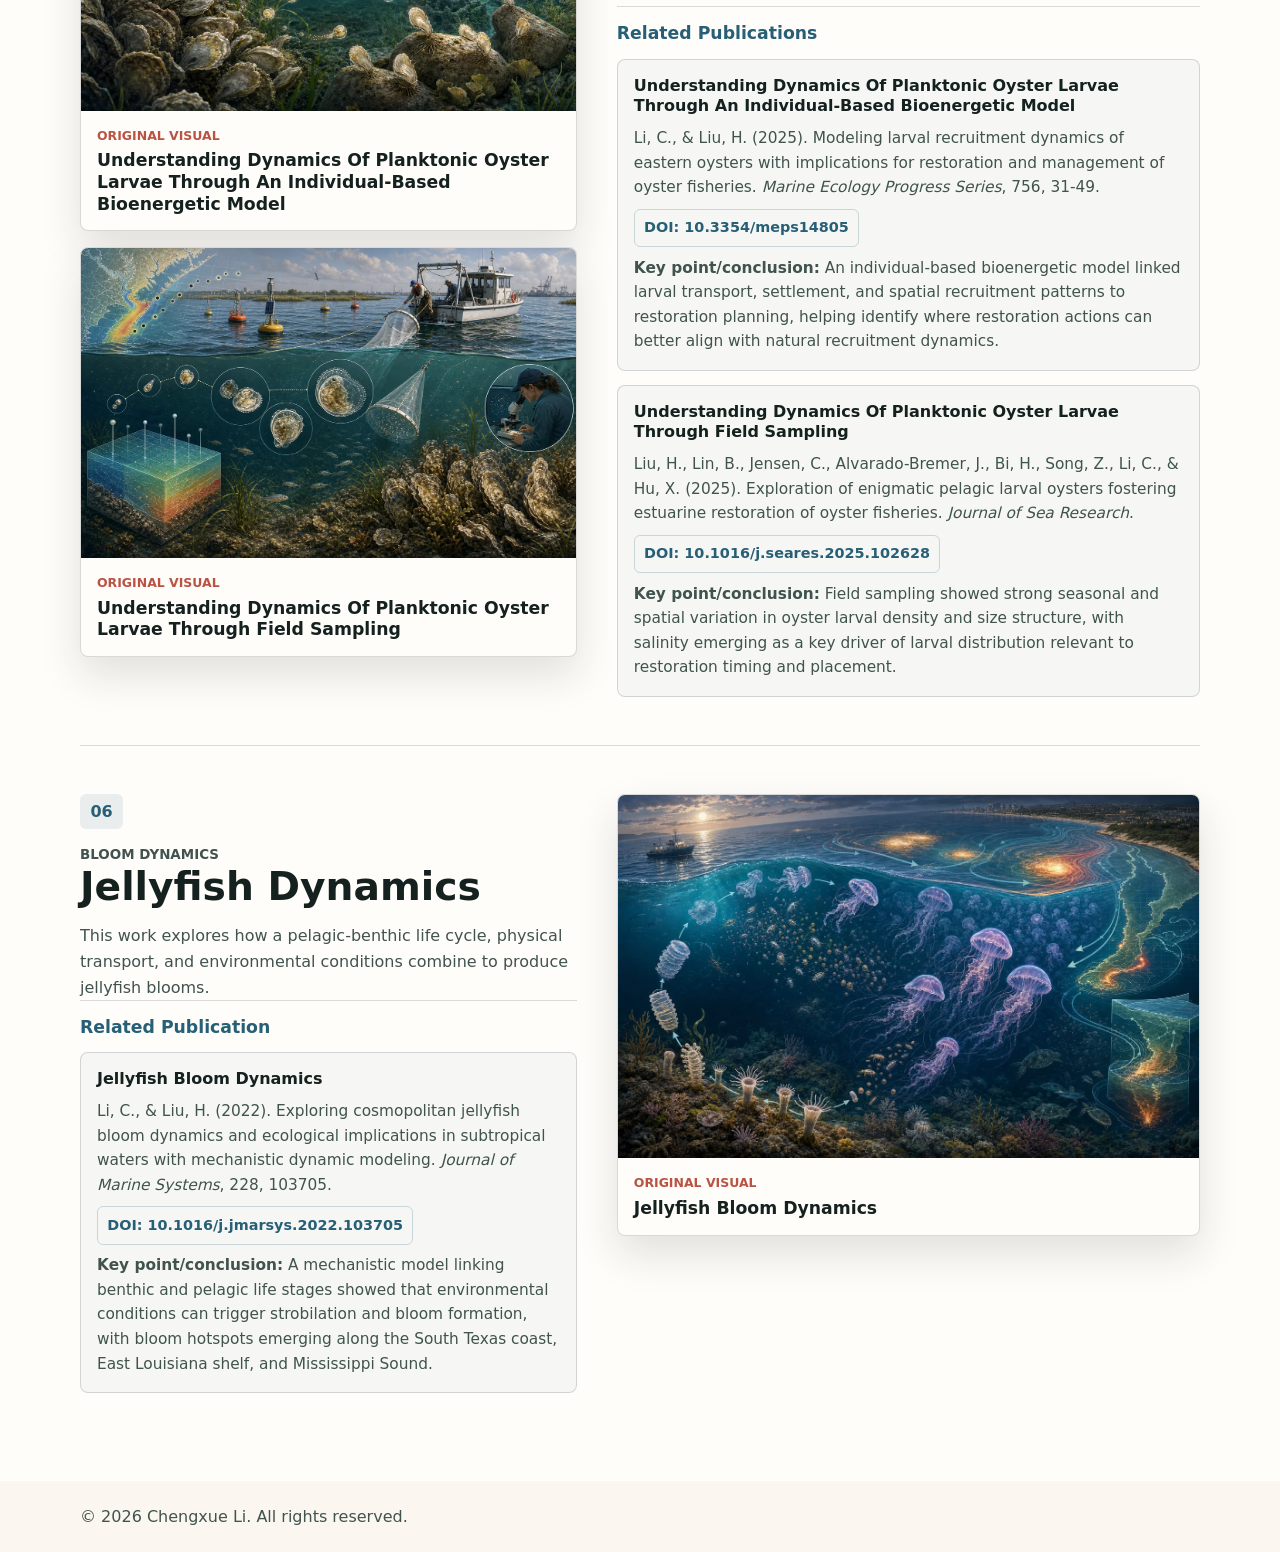
<file: research.html>
<!doctype html>
<html lang="en">
  <head>
    <meta charset="utf-8">
    <meta name="viewport" content="width=device-width, initial-scale=1">
    <meta name="description" content="Research topics for Chengxue Li.">
    <title>Chengxue Li | Research</title>
    <link rel="stylesheet" href="styles.css">
    <script src="script.js" defer></script>
  </head>
  <body data-page="research">
    <a class="skip-link" href="#main">Skip to content</a>
    <header class="site-header" data-header>
      <a class="brand" href="index.html" aria-label="Go to homepage">
        <span class="brand-mark" aria-hidden="true">CL</span>
        <span class="brand-text">Chengxue Li</span>
      </a>
      <button class="nav-toggle" type="button" aria-expanded="false" aria-controls="site-nav">
        <span class="nav-toggle-line"></span>
        <span class="sr-only">Open navigation</span>
      </button>
      <nav class="site-nav" id="site-nav" aria-label="Main navigation">
        <a class="site-tab" data-page-link="about" href="index.html">About</a>
        <a class="site-tab" data-page-link="research" href="research.html">Research</a>
        <a class="site-tab" data-page-link="projects" href="projects.html">Projects</a>
        <a class="site-tab" data-page-link="publications" href="publications.html">Publications</a>
        <a class="site-tab" data-page-link="teaching" href="teaching.html">Teaching</a>
        <a class="site-tab" data-page-link="fieldwork" href="fieldwork.html">Fieldwork</a>
        <a class="site-tab" data-page-link="service" href="service.html">Service</a>
        <a class="site-tab" data-page-link="contact" href="contact.html">Contact</a>
      </nav>
    </header>

    <main id="main">
      <section
        class="page-hero page-hero-bg"
        style="--page-bg: url('assets/hero-research.png')"
        aria-labelledby="research-title"
      >
        <div class="page-hero-content">
          <p class="eyebrow">Research topics</p>
          <h1 id="research-title">Research</h1>
        </div>
      </section>

      <section class="section section-light research-section" aria-labelledby="research-themes">
        <div class="section-heading research-heading">
          <p class="eyebrow">Research Portfolio</p>
          <h2 id="research-themes">Main Topics And Publication Conclusions</h2>
          <p>
            These themes group my publications by scientific question, method, and
            management application. Each topic includes publication citations, DOI links,
            and concise conclusions drawn from the papers listed in my CV.
          </p>
        </div>

        <div class="research-topic">
          <div class="paper-gallery" aria-label="Original visuals for State-Space Stock Assessment papers">
            <article class="paper-visual-card">
              <img src="assets/research/paper-state-space-diagnostics.webp" alt="Original illustration of diagnostic tools for state-space stock assessment models">
              <div class="paper-card-copy">
                <span>Original visual</span>
                <h3>State-Space Diagnostics</h3>
              </div>
            </article>
            <article class="paper-visual-card">
              <img src="assets/research/paper-state-space-reliability.webp" alt="Original illustration of reliability factors in age-structured stock assessment">
              <div class="paper-card-copy">
                <span>Original visual</span>
                <h3>Reliability And Inference</h3>
              </div>
            </article>
          </div>
          <div class="research-copy">
            <span class="topic-number">01</span>
            <p class="eyebrow">Stock Assessment Methods</p>
            <h2>State-Space Stock Assessment</h2>
            <p>
              This work tests how age-structured state-space assessment models behave
              when process error, observation error, model reliability, and model
              selection diagnostics interact.
            </p>
            <div class="topic-publications" aria-label="State-Space Stock Assessment publications">
              <h3>Related Publications</h3>
              <article class="paper-summary">
                <h4>State-Space Diagnostics</h4>
                <p class="paper-citation">Li, C., Deroba, J. J., Miller, T. J., Legault, C. M., &amp; Perretti, C. T. (2024). An evaluation of common stock assessment diagnostic tools for choosing among state-space models with multiple random effects processes. <em>Fisheries Research</em>, 273, 106968.</p>
                <a class="doi-link" href="https://doi.org/10.1016/j.fishres.2024.106968">DOI: 10.1016/j.fishres.2024.106968</a>
                <p class="paper-conclusion"><strong>Key point/conclusion:</strong> No single diagnostic reliably identified the correct process-error structure. Misattributing natural mortality process error produced large bias, so when diagnostics are uncertain, a more flexible state-space model can be safer than excluding a needed random effect.</p>
              </article>
              <article class="paper-summary">
                <h4>Reliability And Inference</h4>
                <p class="paper-citation">Miller, T. J., Britten, G., Brooks, E. N., Fay, G., Hansell, A., Legault, C. M., Li, C., Muffley, B., Stock, B. C., &amp; Wiedenmann, J. (2026). An investigation of factors affecting inferences from and reliability of state-space age-structured assessment models. <em>Canadian Journal of Fisheries and Aquatic Sciences</em>.</p>
                <a class="doi-link" href="https://doi.org/10.1139/cjfas-2025-0149">DOI: 10.1139/cjfas-2025-0149</a>
                <p class="paper-conclusion"><strong>Key point/conclusion:</strong> Model reliability improved when observation error was lower, fishing pressure had stronger contrast, and median natural mortality was known. The paper also showed that log-likelihood gradient magnitude alone is not a dependable convergence screen.</p>
              </article>
            </div>
          </div>
        </div>

        <div class="research-topic research-topic-reverse">
          <div class="paper-gallery" aria-label="Original visuals for Spatial Management Strategy Evaluation papers">
            <article class="paper-visual-card">
              <img src="assets/research/paper-spasam-mse.webp" alt="Original illustration of a spatial management strategy evaluation framework">
              <div class="paper-card-copy">
                <span>Original visual</span>
                <h3>SPASAM-MSE Framework</h3>
              </div>
            </article>
            <article class="paper-visual-card">
              <img src="assets/research/paper-random-effects-movement.webp" alt="Original illustration of random effects accounting for unobserved fish movement">
              <div class="paper-card-copy">
                <span>Original visual</span>
                <h3>Movement Dynamics</h3>
              </div>
            </article>
          </div>
          <div class="research-copy">
            <span class="topic-number">02</span>
            <p class="eyebrow">Management Strategy Evaluation</p>
            <h2>Spatial Management Strategy Evaluation</h2>
            <p>
              These papers ask when spatially aggregated, spatially implicit, or
              spatially explicit assessment and management approaches are sufficient for
              populations with movement and regional structure.
            </p>
            <div class="topic-publications" aria-label="Spatial Management Strategy Evaluation publications">
              <h3>Related Publications</h3>
              <article class="paper-summary">
                <h4>SPASAM-MSE Framework</h4>
                <p class="paper-citation">Li, C., Deroba, J. J., Goethel, D. R., Berger, A. M., Schueller, A. M., Langseth, B. J., Hanselman, D. H., Liljestrand, E. M., &amp; Miller, T. J. (2026). SPASAM-MSE: a generalized spatial management strategy evaluation framework for exploring the impacts of spatial structure on stock assessments and management outcomes. <em>Canadian Journal of Fisheries and Aquatic Sciences</em>, 83, 1-22.</p>
                <a class="doi-link" href="https://doi.org/10.1139/cjfas-2025-0283">DOI: 10.1139/cjfas-2025-0283</a>
                <p class="paper-conclusion"><strong>Key point/conclusion:</strong> SPASAM-MSE provides a generalized simulation framework for testing how spatial population structure, data collection, assessment design, harvest control rules, and catch apportionment affect management outcomes.</p>
              </article>
              <article class="paper-summary">
                <h4>Movement Dynamics</h4>
                <p class="paper-citation">Li, C., Deroba, J. J., Berger, A. M., Langseth, B. J., Goethel, D. R., Schueller, A. M., &amp; Miller, T. J. (2026). Random effects on numbers-at-age transitions implicitly account for movement dynamics and improve stock assessment and management. <em>Canadian Journal of Fisheries and Aquatic Sciences</em>, 83, 1-18.</p>
                <a class="doi-link" href="https://doi.org/10.1139/cjfas-2025-0092">DOI: 10.1139/cjfas-2025-0092</a>
                <p class="paper-conclusion"><strong>Key point/conclusion:</strong> Numbers-at-age transition random effects can act as a practical proxy for unmodeled movement and improve assessment and management performance when movement is moderate, although benefits decline when movement is high.</p>
              </article>
            </div>
          </div>
        </div>

        <div class="research-topic">
          <div class="paper-gallery" aria-label="Original visuals for Community And Ecosystem Dynamics papers">
            <article class="paper-visual-card">
              <img src="assets/research/paper-ecosystem-stability.webp" alt="Original illustration of ecosystem dynamics and stability modeling in subtropical estuaries">
              <div class="paper-card-copy">
                <span>Original visual</span>
                <h3>Ecosystem Dynamics And Stability</h3>
              </div>
            </article>
          </div>
          <div class="research-copy">
            <span class="topic-number">03</span>
            <p class="eyebrow">Community Ecology</p>
            <h2>Community And Ecosystem Dynamics</h2>
            <p>
              This topic uses comparative ecosystem modeling to understand how
              subtropical estuaries respond to external perturbations and how stability
              differs among connected biological groups.
            </p>
            <div class="topic-publications" aria-label="Community And Ecosystem Dynamics publications">
              <h3>Related Publication</h3>
              <article class="paper-summary">
                <h4>Ecosystem Dynamics And Stability</h4>
                <p class="paper-citation">Li, C., &amp; Liu, H. (2023). Comparative ecosystem modeling of dynamics and stability of subtropical estuaries under external perturbations in the Gulf of Mexico. <em>ICES Journal of Marine Science</em>, 80(5), 1303-1318.</p>
                <a class="doi-link" href="https://doi.org/10.1093/icesjms/fsad056">DOI: 10.1093/icesjms/fsad056</a>
                <p class="paper-conclusion"><strong>Key point/conclusion:</strong> Comparative ecosystem modeling showed that subtropical estuaries can differ in their stability pathways and vulnerability to perturbations, providing a data-driven way to identify biological groups that transmit or dampen ecosystem change.</p>
              </article>
            </div>
          </div>
        </div>

        <div class="research-topic research-topic-reverse">
          <div class="paper-gallery" aria-label="Original visual for Hurricane Disturbance paper">
            <article class="paper-visual-card">
              <img src="assets/research/paper-hurricane-indicators.webp" alt="Original illustration of hurricane disturbance and estuarine plankton community recovery">
              <div class="paper-card-copy">
                <span>Original visual</span>
                <h3>Hurricane Disturbance</h3>
              </div>
            </article>
          </div>
          <div class="research-copy">
            <span class="topic-number">04</span>
            <p class="eyebrow">Disturbance Ecology</p>
            <h2>Hurricane Disturbance</h2>
            <p>
              This work uses zooplankton observations and ecological indicators to
              evaluate how catastrophic hurricanes affect estuarine pelagic communities
              and how recovery differs across biological metrics.
            </p>
            <div class="topic-publications" aria-label="Hurricane Disturbance publications">
              <h3>Related Publication</h3>
              <article class="paper-summary">
                <h4>Extreme Events And Estuarine Communities</h4>
                <p class="paper-citation">Liu, H., Gilmartin, J., Li, C., &amp; Li, K. (2021). Detection of time-varying pulsed event effects on estuarine pelagic communities with ecological indicators after catastrophic hurricanes. <em>Ecological Indicators</em>, 123, 107327.</p>
                <a class="doi-link" href="https://doi.org/10.1016/j.ecolind.2020.107327">DOI: 10.1016/j.ecolind.2020.107327</a>
                <p class="paper-conclusion"><strong>Key point/conclusion:</strong> Ecological indicators detected acute hurricane-driven changes in estuarine pelagic communities, and abundance recovered faster than community structure, showing why multiple indicators are needed to interpret disturbance and recovery.</p>
              </article>
            </div>
          </div>
        </div>

        <div class="research-topic">
          <div class="paper-gallery" aria-label="Original visuals for Oyster Restoration papers">
            <article class="paper-visual-card">
              <img src="assets/research/paper-oyster-recruitment-model.webp" alt="Original illustration of planktonic oyster larvae dynamics through individual-based bioenergetic modeling">
              <div class="paper-card-copy">
                <span>Original visual</span>
                <h3>Understanding Dynamics Of Planktonic Oyster Larvae Through An Individual-Based Bioenergetic Model</h3>
              </div>
            </article>
            <article class="paper-visual-card">
              <img src="assets/research/paper-oyster-larvae-field.webp" alt="Original illustration of planktonic oyster larvae field sampling in an estuary">
              <div class="paper-card-copy">
                <span>Original visual</span>
                <h3>Understanding Dynamics Of Planktonic Oyster Larvae Through Field Sampling</h3>
              </div>
            </article>
          </div>
          <div class="research-copy">
            <span class="topic-number">05</span>
            <p class="eyebrow">Estuarine Restoration</p>
            <h2>Oyster Restoration</h2>
            <p>
              This research links oyster larval ecology, field observations, and
              individual-based bioenergetic modeling to restoration decisions in estuarine fisheries.
            </p>
            <div class="topic-publications" aria-label="Oyster Restoration publications">
              <h3>Related Publications</h3>
              <article class="paper-summary">
                <h4>Understanding Dynamics Of Planktonic Oyster Larvae Through An Individual-Based Bioenergetic Model</h4>
                <p class="paper-citation">Li, C., &amp; Liu, H. (2025). Modeling larval recruitment dynamics of eastern oysters with implications for restoration and management of oyster fisheries. <em>Marine Ecology Progress Series</em>, 756, 31-49.</p>
                <a class="doi-link" href="https://doi.org/10.3354/meps14805">DOI: 10.3354/meps14805</a>
                <p class="paper-conclusion"><strong>Key point/conclusion:</strong> An individual-based bioenergetic model linked larval transport, settlement, and spatial recruitment patterns to restoration planning, helping identify where restoration actions can better align with natural recruitment dynamics.</p>
              </article>
              <article class="paper-summary">
                <h4>Understanding Dynamics Of Planktonic Oyster Larvae Through Field Sampling</h4>
                <p class="paper-citation">Liu, H., Lin, B., Jensen, C., Alvarado-Bremer, J., Bi, H., Song, Z., Li, C., &amp; Hu, X. (2025). Exploration of enigmatic pelagic larval oysters fostering estuarine restoration of oyster fisheries. <em>Journal of Sea Research</em>.</p>
                <a class="doi-link" href="https://doi.org/10.1016/j.seares.2025.102628">DOI: 10.1016/j.seares.2025.102628</a>
                <p class="paper-conclusion"><strong>Key point/conclusion:</strong> Field sampling showed strong seasonal and spatial variation in oyster larval density and size structure, with salinity emerging as a key driver of larval distribution relevant to restoration timing and placement.</p>
              </article>
            </div>
          </div>
        </div>

        <div class="research-topic research-topic-reverse">
          <div class="paper-gallery" aria-label="Original visual for Jellyfish Dynamics paper">
            <article class="paper-visual-card">
              <img src="assets/research/paper-jellyfish-blooms.webp" alt="Original illustration of jellyfish bloom dynamics and life cycle modeling">
              <div class="paper-card-copy">
                <span>Original visual</span>
                <h3>Jellyfish Bloom Dynamics</h3>
              </div>
            </article>
          </div>
          <div class="research-copy">
            <span class="topic-number">06</span>
            <p class="eyebrow">Bloom Dynamics</p>
            <h2>Jellyfish Dynamics</h2>
            <p>
              This work explores how a pelagic-benthic life cycle, physical transport,
              and environmental conditions combine to produce jellyfish blooms.
            </p>
            <div class="topic-publications" aria-label="Jellyfish Dynamics publications">
              <h3>Related Publication</h3>
              <article class="paper-summary">
                <h4>Jellyfish Bloom Dynamics</h4>
                <p class="paper-citation">Li, C., &amp; Liu, H. (2022). Exploring cosmopolitan jellyfish bloom dynamics and ecological implications in subtropical waters with mechanistic dynamic modeling. <em>Journal of Marine Systems</em>, 228, 103705.</p>
                <a class="doi-link" href="https://doi.org/10.1016/j.jmarsys.2022.103705">DOI: 10.1016/j.jmarsys.2022.103705</a>
                <p class="paper-conclusion"><strong>Key point/conclusion:</strong> A mechanistic model linking benthic and pelagic life stages showed that environmental conditions can trigger strobilation and bloom formation, with bloom hotspots emerging along the South Texas coast, East Louisiana shelf, and Mississippi Sound.</p>
              </article>
            </div>
          </div>
        </div>

      </section>
    </main>

    <footer class="site-footer">
      <p>&copy; <span data-year></span> Chengxue Li. All rights reserved.</p>
    </footer>
  </body>
</html>
</file>
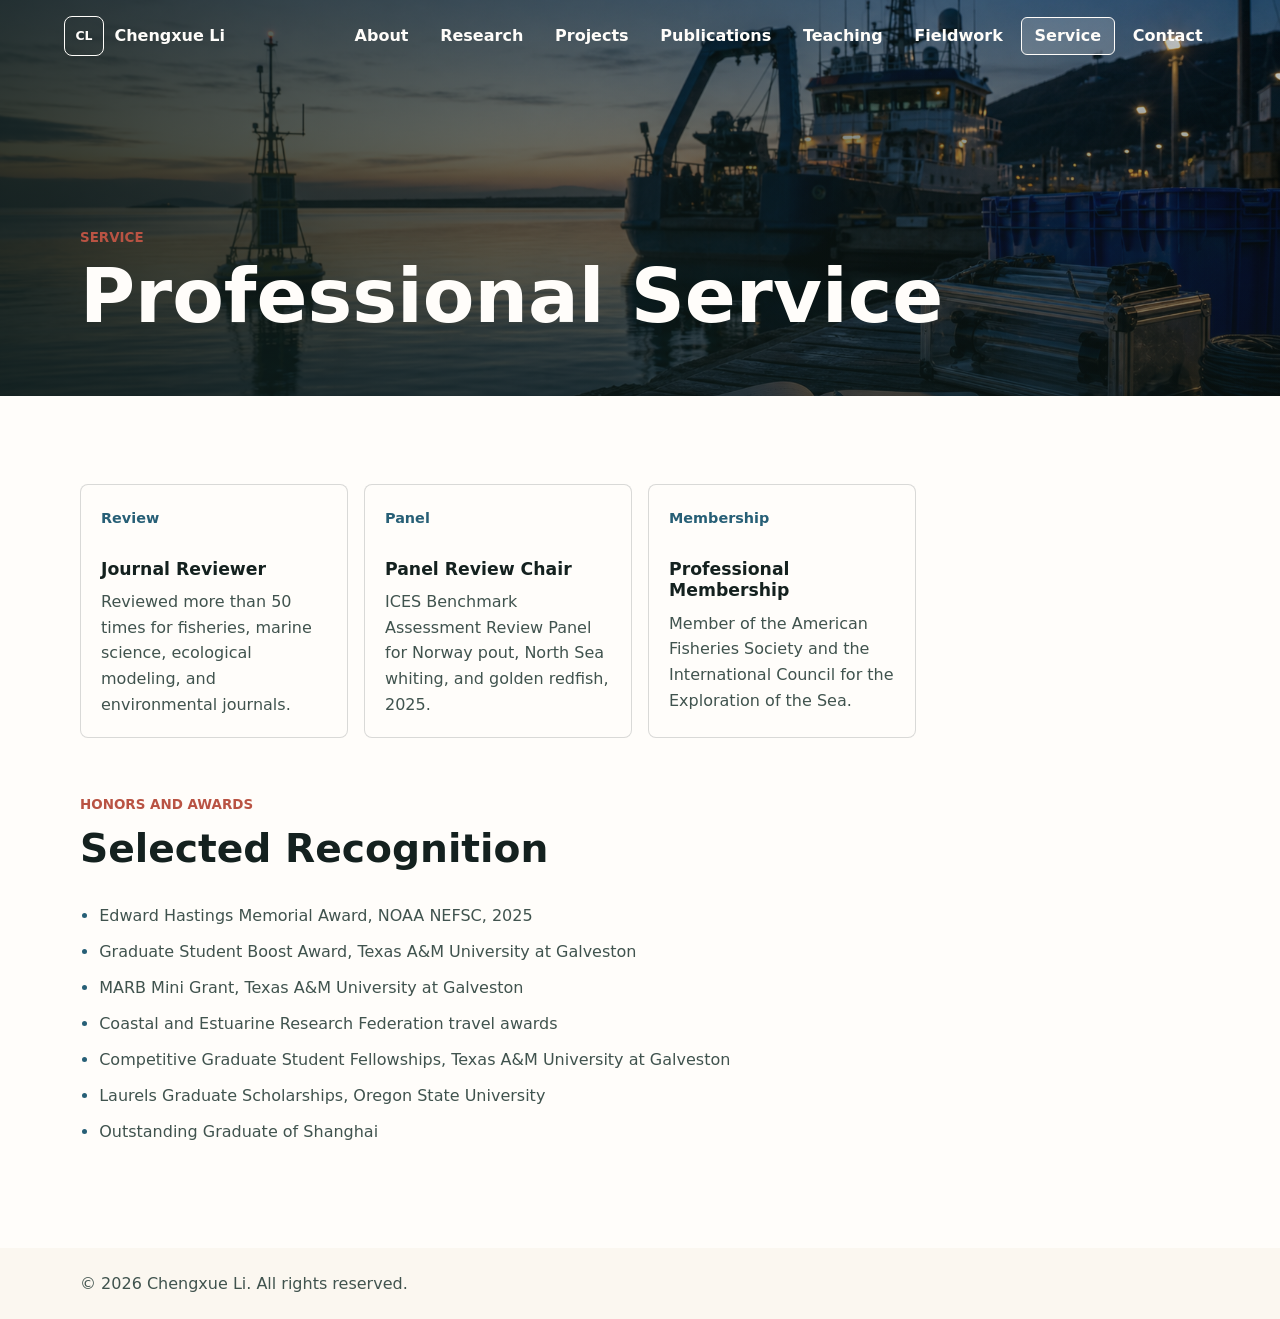
<file: service.html>
<!doctype html>
<html lang="en">
  <head>
    <meta charset="utf-8">
    <meta name="viewport" content="width=device-width, initial-scale=1">
    <meta name="description" content="Professional service, honors, and awards by Chengxue Li.">
    <title>Chengxue Li | Service</title>
    <link rel="stylesheet" href="styles.css">
    <script src="script.js" defer></script>
  </head>
  <body data-page="service">
    <a class="skip-link" href="#main">Skip to content</a>
    <header class="site-header" data-header>
      <a class="brand" href="index.html" aria-label="Go to homepage">
        <span class="brand-mark" aria-hidden="true">CL</span>
        <span class="brand-text">Chengxue Li</span>
      </a>
      <button class="nav-toggle" type="button" aria-expanded="false" aria-controls="site-nav">
        <span class="nav-toggle-line"></span>
        <span class="sr-only">Open navigation</span>
      </button>
      <nav class="site-nav" id="site-nav" aria-label="Main navigation">
        <a class="site-tab" data-page-link="about" href="index.html">About</a>
        <a class="site-tab" data-page-link="research" href="research.html">Research</a>
        <a class="site-tab" data-page-link="projects" href="projects.html">Projects</a>
        <a class="site-tab" data-page-link="publications" href="publications.html">Publications</a>
        <a class="site-tab" data-page-link="teaching" href="teaching.html">Teaching</a>
        <a class="site-tab" data-page-link="fieldwork" href="fieldwork.html">Fieldwork</a>
        <a class="site-tab" data-page-link="service" href="service.html">Service</a>
        <a class="site-tab" data-page-link="contact" href="contact.html">Contact</a>
      </nav>
    </header>

    <main id="main">
      <section
        class="page-hero page-hero-bg"
        style="--page-bg: url('assets/hero-service.png')"
        aria-labelledby="service-title"
      >
        <div class="page-hero-content">
          <p class="eyebrow">Service</p>
          <h1 id="service-title">Professional Service</h1>
        </div>
      </section>

      <section class="section section-light">
        <div class="feature-grid">
          <article class="feature-card">
            <span class="feature-number">Review</span>
            <h3>Journal Reviewer</h3>
            <p>Reviewed more than 50 times for fisheries, marine science, ecological modeling, and environmental journals.</p>
          </article>
          <article class="feature-card">
            <span class="feature-number">Panel</span>
            <h3>Panel Review Chair</h3>
            <p>ICES Benchmark Assessment Review Panel for Norway pout, North Sea whiting, and golden redfish, 2025.</p>
          </article>
          <article class="feature-card">
            <span class="feature-number">Membership</span>
            <h3>Professional Membership</h3>
            <p>Member of the American Fisheries Society and the International Council for the Exploration of the Sea.</p>
          </article>
        </div>

        <div class="section-heading stack-heading">
          <p class="eyebrow">Honors and awards</p>
          <h2>Selected Recognition</h2>
        </div>
        <ul class="recognition-list">
          <li>Edward Hastings Memorial Award, NOAA NEFSC, 2025</li>
          <li>Graduate Student Boost Award, Texas A&amp;M University at Galveston</li>
          <li>MARB Mini Grant, Texas A&amp;M University at Galveston</li>
          <li>Coastal and Estuarine Research Federation travel awards</li>
          <li>Competitive Graduate Student Fellowships, Texas A&amp;M University at Galveston</li>
          <li>Laurels Graduate Scholarships, Oregon State University</li>
          <li>Outstanding Graduate of Shanghai</li>
        </ul>
      </section>
    </main>

    <footer class="site-footer">
      <p>&copy; <span data-year></span> Chengxue Li. All rights reserved.</p>
    </footer>
  </body>
</html>
</file>
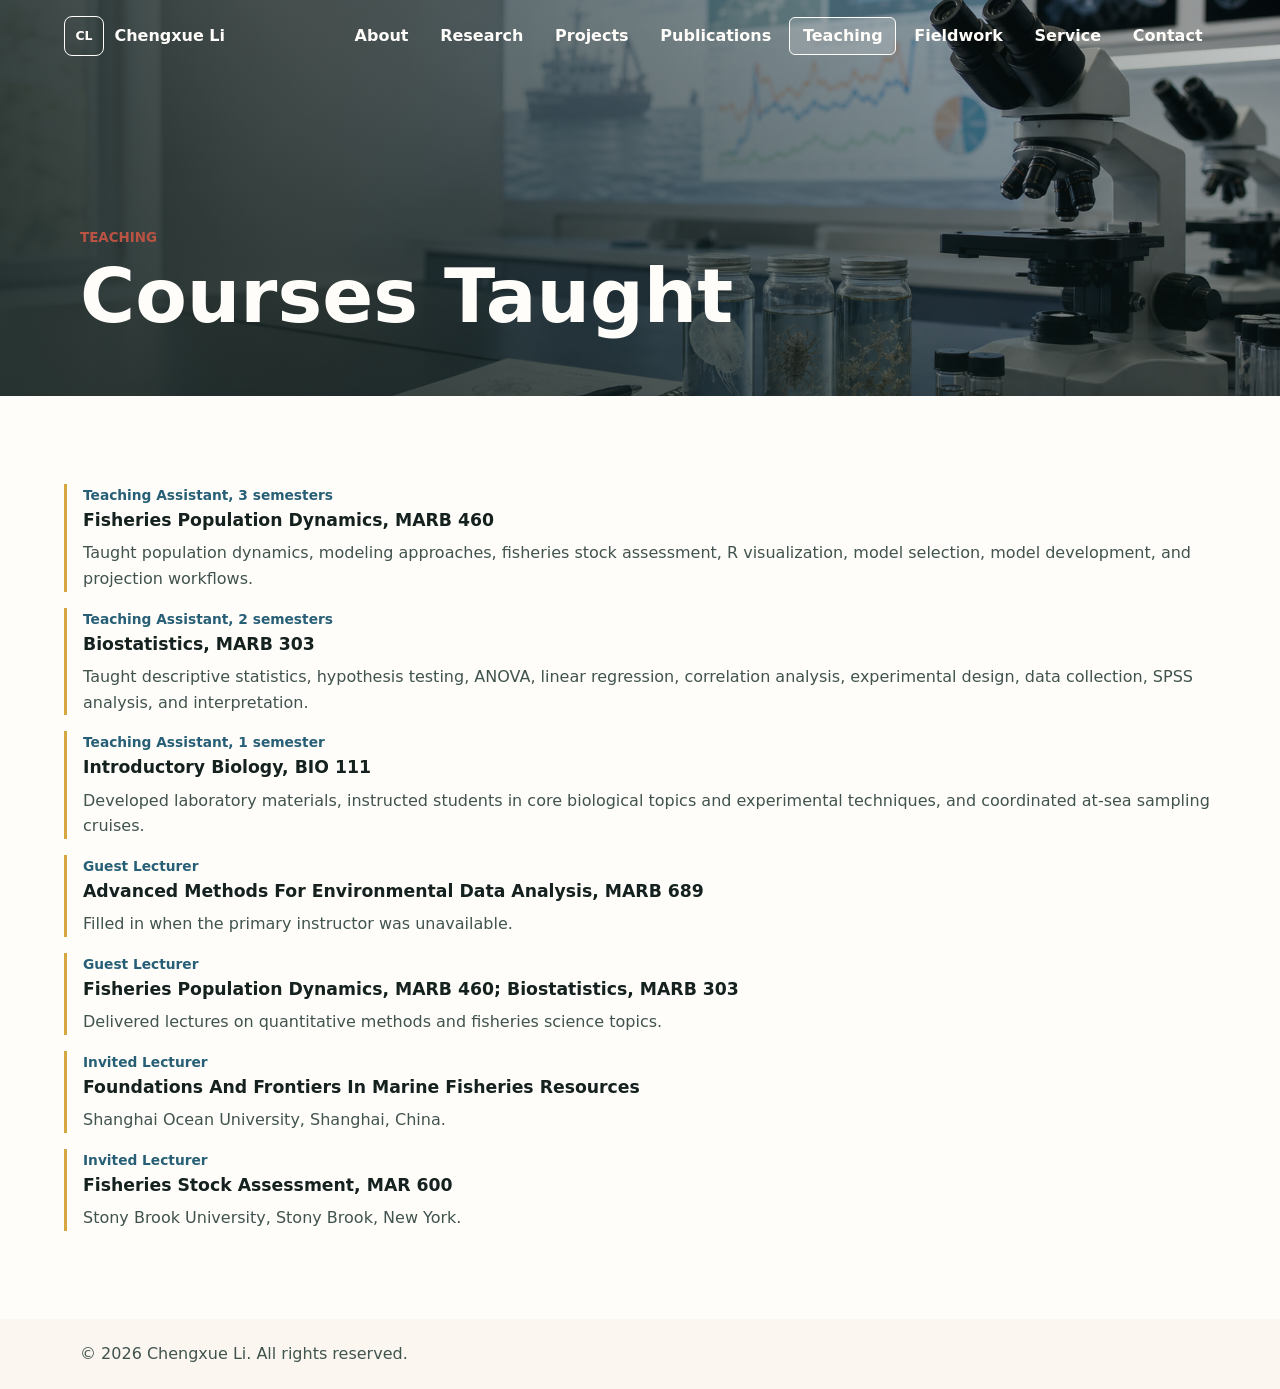
<file: teaching.html>
<!doctype html>
<html lang="en">
  <head>
    <meta charset="utf-8">
    <meta name="viewport" content="width=device-width, initial-scale=1">
    <meta name="description" content="Teaching experience for Chengxue Li.">
    <title>Chengxue Li | Teaching</title>
    <link rel="stylesheet" href="styles.css">
    <script src="script.js" defer></script>
  </head>
  <body data-page="teaching">
    <a class="skip-link" href="#main">Skip to content</a>
    <header class="site-header" data-header>
      <a class="brand" href="index.html" aria-label="Go to homepage">
        <span class="brand-mark" aria-hidden="true">CL</span>
        <span class="brand-text">Chengxue Li</span>
      </a>
      <button class="nav-toggle" type="button" aria-expanded="false" aria-controls="site-nav">
        <span class="nav-toggle-line"></span>
        <span class="sr-only">Open navigation</span>
      </button>
      <nav class="site-nav" id="site-nav" aria-label="Main navigation">
        <a class="site-tab" data-page-link="about" href="index.html">About</a>
        <a class="site-tab" data-page-link="research" href="research.html">Research</a>
        <a class="site-tab" data-page-link="projects" href="projects.html">Projects</a>
        <a class="site-tab" data-page-link="publications" href="publications.html">Publications</a>
        <a class="site-tab" data-page-link="teaching" href="teaching.html">Teaching</a>
        <a class="site-tab" data-page-link="fieldwork" href="fieldwork.html">Fieldwork</a>
        <a class="site-tab" data-page-link="service" href="service.html">Service</a>
        <a class="site-tab" data-page-link="contact" href="contact.html">Contact</a>
      </nav>
    </header>

    <main id="main">
      <section
        class="page-hero page-hero-bg"
        style="--page-bg: url('assets/hero-teaching.png')"
        aria-labelledby="teaching-title"
      >
        <div class="page-hero-content">
          <p class="eyebrow">Teaching</p>
          <h1 id="teaching-title">Courses Taught</h1>
        </div>
      </section>

      <section class="section section-light">
        <div class="timeline">
          <article class="timeline-item">
            <span>Teaching Assistant, 3 semesters</span>
            <h3>Fisheries Population Dynamics, MARB 460</h3>
            <p>Taught population dynamics, modeling approaches, fisheries stock assessment, R visualization, model selection, model development, and projection workflows.</p>
          </article>
          <article class="timeline-item">
            <span>Teaching Assistant, 2 semesters</span>
            <h3>Biostatistics, MARB 303</h3>
            <p>Taught descriptive statistics, hypothesis testing, ANOVA, linear regression, correlation analysis, experimental design, data collection, SPSS analysis, and interpretation.</p>
          </article>
          <article class="timeline-item">
            <span>Teaching Assistant, 1 semester</span>
            <h3>Introductory Biology, BIO 111</h3>
            <p>Developed laboratory materials, instructed students in core biological topics and experimental techniques, and coordinated at-sea sampling cruises.</p>
          </article>
          <article class="timeline-item">
            <span>Guest Lecturer</span>
            <h3>Advanced Methods For Environmental Data Analysis, MARB 689</h3>
            <p>Filled in when the primary instructor was unavailable.</p>
          </article>
          <article class="timeline-item">
            <span>Guest Lecturer</span>
            <h3>Fisheries Population Dynamics, MARB 460; Biostatistics, MARB 303</h3>
            <p>Delivered lectures on quantitative methods and fisheries science topics.</p>
          </article>
          <article class="timeline-item">
            <span>Invited Lecturer</span>
            <h3>Foundations And Frontiers In Marine Fisheries Resources</h3>
            <p>Shanghai Ocean University, Shanghai, China.</p>
          </article>
          <article class="timeline-item">
            <span>Invited Lecturer</span>
            <h3>Fisheries Stock Assessment, MAR 600</h3>
            <p>Stony Brook University, Stony Brook, New York.</p>
          </article>
        </div>
      </section>
    </main>

    <footer class="site-footer">
      <p>&copy; <span data-year></span> Chengxue Li. All rights reserved.</p>
    </footer>
  </body>
</html>
</file>
<file: styles.css>
:root {
  color-scheme: light;
  --ink: #14211f;
  --ink-soft: #40534e;
  --paper: #fbf7f0;
  --paper-strong: #fffdfa;
  --sage: #5e7b69;
  --blue: #275f76;
  --coral: #b95343;
  --gold: #d7a742;
  --line: rgba(20, 33, 31, 0.16);
  --shadow: 0 18px 42px rgba(20, 33, 31, 0.13);
  --max-width: 1120px;
}

* {
  box-sizing: border-box;
}

html {
  scroll-behavior: smooth;
}

body {
  margin: 0;
  background: var(--paper);
  color: var(--ink);
  font-family:
    Inter, ui-sans-serif, system-ui, -apple-system, BlinkMacSystemFont, "Segoe UI",
    sans-serif;
  font-size: 16px;
  line-height: 1.6;
}

img {
  display: block;
  max-width: 100%;
}

a {
  color: inherit;
  text-decoration: none;
}

.skip-link {
  position: absolute;
  left: 1rem;
  top: 1rem;
  z-index: 20;
  transform: translateY(-150%);
  background: var(--paper-strong);
  border: 1px solid var(--line);
  border-radius: 6px;
  padding: 0.6rem 0.8rem;
  transition: transform 160ms ease;
}

.skip-link:focus {
  transform: translateY(0);
}

.site-header {
  position: fixed;
  left: 0;
  right: 0;
  top: 0;
  z-index: 10;
  display: flex;
  align-items: center;
  justify-content: space-between;
  gap: 1rem;
  padding: 1rem 5vw;
  color: var(--paper-strong);
  transition:
    background 180ms ease,
    box-shadow 180ms ease,
    color 180ms ease;
}

.site-header.is-scrolled,
.site-header.is-open {
  background: rgba(251, 247, 240, 0.95);
  box-shadow: 0 12px 28px rgba(20, 33, 31, 0.09);
  color: var(--ink);
  backdrop-filter: blur(18px);
}

.brand {
  display: inline-flex;
  align-items: center;
  gap: 0.65rem;
  font-weight: 800;
}

.brand-mark {
  display: grid;
  width: 2.5rem;
  height: 2.5rem;
  place-items: center;
  border: 1px solid currentColor;
  border-radius: 8px;
  font-size: 0.78rem;
}

.brand-text {
  white-space: nowrap;
}

.site-nav {
  display: flex;
  align-items: center;
  gap: 0.3rem;
}

.site-tab {
  display: inline-flex;
  align-items: center;
  justify-content: center;
  border-radius: 6px;
  border: 1px solid transparent;
  background: transparent;
  color: inherit;
  padding: 0.58rem 0.78rem;
  font-weight: 700;
  line-height: 1.1;
  transition:
    border-color 160ms ease,
    background 160ms ease,
    color 160ms ease;
}

.site-tab:hover,
.site-tab:focus-visible {
  background: rgba(255, 255, 255, 0.2);
  outline: none;
}

.site-tab.is-active,
.site-tab[aria-current="page"] {
  border-color: currentColor;
  background: rgba(255, 255, 255, 0.18);
}

.site-header.is-scrolled .site-tab:hover,
.site-header.is-scrolled .site-tab:focus-visible,
.site-header.is-open .site-tab:hover,
.site-header.is-open .site-tab:focus-visible {
  background: rgba(39, 95, 118, 0.1);
  color: var(--blue);
}

.site-header.is-scrolled .site-tab.is-active,
.site-header.is-open .site-tab.is-active,
.site-header.is-scrolled .site-tab[aria-current="page"],
.site-header.is-open .site-tab[aria-current="page"] {
  border-color: var(--blue);
  background: var(--blue);
  color: #fffdfa;
}

.nav-toggle {
  display: none;
  width: 2.75rem;
  height: 2.75rem;
  border: 1px solid currentColor;
  border-radius: 8px;
  background: transparent;
  color: inherit;
  cursor: pointer;
}

.nav-toggle-line,
.nav-toggle-line::before,
.nav-toggle-line::after {
  display: block;
  width: 1.2rem;
  height: 2px;
  margin: 0 auto;
  background: currentColor;
  content: "";
}

.nav-toggle-line::before {
  transform: translateY(-0.42rem);
}

.nav-toggle-line::after {
  transform: translateY(0.3rem);
}

.sr-only {
  position: absolute;
  width: 1px;
  height: 1px;
  overflow: hidden;
  clip: rect(0, 0, 0, 0);
  white-space: nowrap;
}

.hero {
  position: relative;
  min-height: 88vh;
  overflow: hidden;
  display: grid;
  align-items: end;
  padding: 8.5rem 5vw 5rem;
  color: var(--paper-strong);
}

.page-hero {
  position: relative;
  min-height: 44vh;
  overflow: hidden;
  display: grid;
  align-items: end;
  padding: 8.5rem 5vw 4rem;
  color: var(--paper-strong);
}

.page-hero-bg {
  background-image:
    linear-gradient(90deg, rgba(14, 28, 26, 0.82), rgba(14, 28, 26, 0.5) 52%, rgba(14, 28, 26, 0.2)),
    linear-gradient(0deg, rgba(14, 28, 26, 0.42), rgba(14, 28, 26, 0)),
    var(--page-bg);
  background-position: center;
  background-size: cover;
}

.page-hero-plain {
  min-height: auto;
  padding: 8.5rem 5vw 3.5rem;
  background: var(--paper-strong);
  color: var(--ink);
  border-bottom: 1px solid var(--line);
}

.page-hero-content {
  position: relative;
  width: min(var(--max-width), 90vw);
  margin-inline: auto;
  z-index: 1;
}

.page-hero-content h1 {
  max-width: 100%;
  overflow-wrap: normal;
  white-space: nowrap;
  word-break: normal;
}

.page-hero-content p:not(.eyebrow) {
  max-width: 760px;
  margin: 1rem 0 0;
  color: rgba(255, 253, 250, 0.9);
  font-size: 1.08rem;
}

.page-hero-plain .page-hero-content p:not(.eyebrow) {
  color: var(--ink-soft);
}

.hero-image,
.hero-shade {
  position: absolute;
  inset: 0;
  width: 100%;
  height: 100%;
}

.hero-image {
  object-fit: cover;
}

.hero-shade {
  background:
    linear-gradient(90deg, rgba(14, 28, 26, 0.82), rgba(14, 28, 26, 0.48) 45%, rgba(14, 28, 26, 0.15)),
    linear-gradient(0deg, rgba(14, 28, 26, 0.35), rgba(14, 28, 26, 0));
}

.hero-content {
  position: relative;
  width: min(680px, 100%);
  z-index: 1;
}

.eyebrow {
  margin: 0 0 0.7rem;
  color: var(--coral);
  font-size: 0.84rem;
  font-weight: 800;
  letter-spacing: 0;
  text-transform: uppercase;
}

.hero .eyebrow {
  color: #f0c15f;
}

h1,
h2,
h3,
h4,
p {
  overflow-wrap: anywhere;
}

h1 {
  margin: 0;
  max-width: 12ch;
  font-size: 4.7rem;
  line-height: 0.96;
  letter-spacing: 0;
}

h2 {
  margin: 0;
  font-size: 2.45rem;
  line-height: 1.12;
  letter-spacing: 0;
}

h3 {
  margin: 0 0 0.55rem;
  font-size: 1.08rem;
  line-height: 1.25;
}

h4 {
  margin: 0;
  font-size: 1rem;
  line-height: 1.3;
}

.hero-lede {
  max-width: 620px;
  margin: 1.35rem 0 0;
  color: rgba(255, 253, 250, 0.9);
  font-size: 1.18rem;
}

.hero-actions,
.contact-actions {
  display: flex;
  flex-wrap: wrap;
  gap: 0.75rem;
  margin-top: 1.6rem;
}

.button {
  display: inline-flex;
  min-height: 2.9rem;
  align-items: center;
  justify-content: center;
  border: 1px solid transparent;
  border-radius: 6px;
  padding: 0.72rem 1rem;
  font-weight: 800;
  transition:
    transform 160ms ease,
    box-shadow 160ms ease,
    background 160ms ease;
}

.button:hover,
.button:focus-visible {
  transform: translateY(-2px);
  outline: none;
}

.button-primary {
  background: var(--coral);
  color: #fffdfa;
  box-shadow: 0 14px 28px rgba(185, 83, 67, 0.22);
}

.button-secondary {
  border-color: currentColor;
  background: rgba(255, 255, 255, 0.08);
  color: inherit;
}

.profile-strip {
  display: grid;
  grid-template-columns: repeat(3, 1fr);
  gap: 1px;
  width: min(var(--max-width), 90vw);
  margin: -2.5rem auto 0;
  position: relative;
  z-index: 2;
  overflow: hidden;
  border: 1px solid var(--line);
  border-radius: 8px;
  background: var(--line);
  box-shadow: var(--shadow);
}

.profile-strip > div {
  background: var(--paper-strong);
  padding: 1.1rem;
}

.strip-label {
  display: block;
  margin-bottom: 0.24rem;
  color: var(--ink-soft);
  font-size: 0.82rem;
  font-weight: 800;
  text-transform: uppercase;
}

.profile-strip strong {
  display: block;
  line-height: 1.35;
}

.section {
  padding: 5.5rem 5vw;
}

.section-light {
  background: var(--paper-strong);
}

.section-muted {
  background: #eaf0ea;
}

.section-grid,
.section-heading,
.feature-grid,
.work-list,
.site-footer {
  width: min(var(--max-width), 90vw);
  margin-inline: auto;
}

.section-grid {
  display: grid;
  grid-template-columns: minmax(220px, 0.75fr) minmax(280px, 1.25fr);
  gap: 3rem;
  align-items: start;
}

.about-grid {
  grid-template-columns: minmax(180px, 0.55fr) minmax(320px, 1.05fr) minmax(320px, 1.1fr);
}

.about-layout {
  width: min(var(--max-width), 90vw);
  margin-inline: auto;
  display: grid;
  gap: 2.25rem;
}

.about-heading {
  max-width: 100%;
}

.about-heading h2 {
  max-width: 100%;
  overflow-wrap: normal;
  white-space: nowrap;
}

.about-profile {
  display: grid;
  grid-template-columns: minmax(280px, 0.78fr) minmax(460px, 1.22fr);
  gap: 2.5rem;
  align-items: start;
}

.about-profile-copy {
  display: grid;
  gap: 1.25rem;
}

.portrait-figure,
.species-spectrum {
  margin: 0;
}

.portrait-figure img {
  width: 100%;
  aspect-ratio: 4 / 5;
  object-fit: cover;
  object-position: center top;
  border-radius: 8px;
  box-shadow: var(--shadow);
}

.portrait-figure figcaption {
  margin-top: 0.65rem;
  color: var(--ink-soft);
  font-size: 0.92rem;
  font-weight: 800;
}

.species-spectrum img {
  display: block;
  width: 100%;
  height: auto;
  overflow: hidden;
  border-radius: 8px;
  box-shadow: var(--shadow);
}

.about-timeline {
  gap: 0.85rem;
  margin-top: 0;
}

.about-timeline .timeline-item {
  display: grid;
  grid-template-columns: 3.2rem minmax(0, 1fr);
  gap: 0.8rem;
  align-items: start;
  border-left: 0;
  padding-left: 0;
}

.timeline-icon {
  display: inline-grid;
  width: 2.85rem;
  height: 2.85rem;
  place-items: center;
  border: 1px solid rgba(14, 28, 26, 0.12);
  border-radius: 999px;
  overflow: hidden;
  background: #fff;
  box-shadow: 0 10px 22px rgba(14, 28, 26, 0.08);
}

.timeline-icon img {
  display: block;
  width: 100%;
  height: 100%;
  object-fit: contain;
}

.copy-block p {
  margin: 0;
  color: var(--ink-soft);
  font-size: 1.06rem;
}

.copy-block p + p {
  margin-top: 1rem;
}

.section-heading {
  margin-bottom: 2rem;
}

.panel-intro {
  max-width: 760px;
  margin-bottom: 1.5rem;
}

.panel-intro h2 {
  margin-bottom: 0.7rem;
}

.panel-intro p {
  margin: 0;
  color: var(--ink-soft);
  font-size: 1.04rem;
}

.publication-section + .publication-section,
.stack-heading {
  margin-top: 3.5rem;
}

.publication-list {
  display: grid;
  width: min(var(--max-width), 90vw);
  margin-inline: auto;
  gap: 0.85rem;
}

.publication-item {
  display: grid;
  grid-template-columns: 3.2rem minmax(0, 1fr) auto;
  gap: 1rem;
  align-items: start;
  border: 1px solid var(--line);
  border-radius: 8px;
  background: var(--paper-strong);
  padding: 1.15rem;
}

.publication-item h3 {
  margin-bottom: 0.35rem;
}

.publication-item p {
  margin: 0;
  color: var(--ink-soft);
}

.publication-item a,
.work-item a {
  align-self: center;
}

.pub-number {
  display: inline-flex;
  min-height: 2.4rem;
  align-items: center;
  justify-content: center;
  border-radius: 6px;
  background: rgba(39, 95, 118, 0.1);
  color: var(--blue);
  font-weight: 900;
}

.publication-item a {
  border: 1px solid var(--line);
  border-radius: 6px;
  padding: 0.55rem 0.75rem;
  color: var(--blue);
  font-weight: 800;
}

.publication-item a:hover,
.publication-item a:focus-visible {
  border-color: var(--blue);
  outline: none;
}

.collab-grid {
  display: grid;
  width: min(var(--max-width), 90vw);
  margin-inline: auto;
  grid-template-columns: repeat(3, 1fr);
  gap: 1rem;
}

.collab-card {
  border: 1px solid var(--line);
  border-radius: 8px;
  background: var(--paper-strong);
  padding: 1.25rem;
}

.collab-card h2 {
  font-size: 1.2rem;
}

.name-list,
.tag-list {
  margin: 1rem 0 0;
  padding: 0;
  list-style: none;
}

.name-list {
  display: grid;
  gap: 0.55rem;
  color: var(--ink-soft);
}

.tag-list {
  display: flex;
  width: min(var(--max-width), 90vw);
  margin-inline: auto;
  flex-wrap: wrap;
  gap: 0.65rem;
}

.tag-list span {
  border: 1px solid var(--line);
  border-radius: 6px;
  background: var(--paper-strong);
  color: var(--ink-soft);
  padding: 0.6rem 0.75rem;
  font-weight: 700;
}

.recognition-list,
.fieldwork-timeline {
  width: min(var(--max-width), 90vw);
  margin-inline: auto;
}

.recognition-list {
  display: grid;
  gap: 0.65rem;
  padding-left: 1.2rem;
  color: var(--ink-soft);
}

.recognition-list li::marker {
  color: var(--blue);
}

.feature-grid {
  display: grid;
  grid-template-columns: repeat(4, 1fr);
  gap: 1rem;
}

.feature-card,
.work-item {
  border: 1px solid var(--line);
  border-radius: 8px;
  background: var(--paper-strong);
}

.feature-card {
  padding: 1.25rem;
}

.feature-card p {
  margin: 0;
  color: var(--ink-soft);
}

.feature-number {
  display: inline-block;
  margin-bottom: 1.8rem;
  color: var(--blue);
  font-size: 0.9rem;
  font-weight: 900;
}

.research-section {
  display: grid;
  gap: 3rem;
}

.research-heading p:not(.eyebrow) {
  max-width: 760px;
  margin: 0.8rem 0 0;
  color: var(--ink-soft);
  font-size: 1.04rem;
}

.research-topic {
  display: grid;
  width: min(var(--max-width), 90vw);
  margin-inline: auto;
  grid-template-columns: minmax(280px, 0.92fr) minmax(320px, 1.08fr);
  gap: 2.5rem;
  align-items: start;
  border-top: 1px solid var(--line);
  padding-top: 3rem;
}

.research-topic-reverse .research-figure,
.research-topic-reverse .paper-gallery {
  order: 2;
}

.research-figure {
  margin: 0;
  overflow: hidden;
  border: 1px solid var(--line);
  border-radius: 8px;
  background: #fffdfa;
  box-shadow: var(--shadow);
}

.research-figure img {
  width: 100%;
  aspect-ratio: 4 / 3;
  object-fit: contain;
  background: #fffdfa;
}

.research-figure figcaption {
  border-top: 1px solid var(--line);
  padding: 0.8rem 0.95rem;
  color: var(--ink-soft);
  font-size: 0.9rem;
}

.paper-gallery {
  display: grid;
  gap: 1rem;
}

.paper-visual-card {
  overflow: hidden;
  border: 1px solid var(--line);
  border-radius: 8px;
  background: var(--paper-strong);
  box-shadow: var(--shadow);
}

.paper-visual-card img {
  width: 100%;
  aspect-ratio: 16 / 10;
  object-fit: cover;
}

.paper-card-copy {
  padding: 0.95rem 1rem;
}

.paper-card-copy span {
  display: block;
  margin-bottom: 0.3rem;
  color: var(--coral);
  font-size: 0.78rem;
  font-weight: 900;
  text-transform: uppercase;
}

.paper-card-copy h3 {
  margin: 0;
}

.research-copy p {
  margin: 0;
  color: var(--ink-soft);
}

.research-copy h2 {
  margin-bottom: 0.9rem;
}

.topic-number {
  display: inline-flex;
  min-width: 2.7rem;
  min-height: 2.2rem;
  align-items: center;
  justify-content: center;
  margin-bottom: 0.9rem;
  border-radius: 6px;
  background: rgba(39, 95, 118, 0.1);
  color: var(--blue);
  font-weight: 900;
}

.topic-publications {
  display: grid;
  gap: 0.85rem;
  border-top: 1px solid var(--line);
  padding-top: 1rem;
}

.topic-publications h3 {
  margin: 0;
  color: var(--blue);
}

.topic-publications p {
  color: var(--ink-soft);
}

.paper-summary {
  display: grid;
  gap: 0.55rem;
  border: 1px solid var(--line);
  border-radius: 8px;
  background: rgba(39, 95, 118, 0.04);
  padding: 1rem;
}

.paper-summary h4 {
  color: var(--ink);
}

.paper-citation,
.paper-conclusion {
  font-size: 0.96rem;
}

.doi-link {
  justify-self: start;
  border: 1px solid rgba(39, 95, 118, 0.22);
  border-radius: 6px;
  color: var(--blue);
  padding: 0.42rem 0.58rem;
  font-size: 0.9rem;
  font-weight: 800;
}

.doi-link:hover,
.doi-link:focus-visible {
  border-color: var(--blue);
  background: rgba(39, 95, 118, 0.08);
  outline: none;
}

.work-list {
  display: grid;
  gap: 0.85rem;
}

.work-item {
  display: grid;
  grid-template-columns: minmax(0, 1fr) auto;
  gap: 1rem;
  align-items: center;
  padding: 1.25rem;
}

.work-item p {
  margin: 0;
  color: var(--ink-soft);
}

.work-item a {
  border: 1px solid var(--line);
  border-radius: 6px;
  padding: 0.55rem 0.75rem;
  color: var(--blue);
  font-weight: 800;
}

.work-item a:hover,
.work-item a:focus-visible {
  border-color: var(--blue);
  outline: none;
}

.project-item {
  grid-template-columns: minmax(260px, 0.85fr) minmax(0, 1.15fr) auto;
  gap: 1.25rem;
}

.project-figure {
  display: flex;
  min-height: 180px;
  align-items: center;
  justify-content: center;
  margin: 0;
  overflow: hidden;
  border: 1px solid var(--line);
  border-radius: 6px;
  background: #fff;
}

.project-figure img {
  display: block;
  width: 100%;
  max-height: 250px;
  object-fit: contain;
  padding: 0.45rem;
}

.project-copy {
  display: grid;
  gap: 0.55rem;
}

.project-meta {
  color: var(--blue);
  font-size: 0.92rem;
  font-weight: 800;
}

.project-photo-gallery {
  display: grid;
  grid-template-columns: repeat(2, minmax(0, 1fr));
  gap: 0.9rem;
}

.project-photo {
  margin: 0;
  overflow: hidden;
  border: 1px solid var(--line);
  border-radius: 8px;
  background: #fff;
}

.project-photo img {
  display: block;
  width: 100%;
  height: 260px;
  object-fit: cover;
}

.project-photo figcaption {
  border-top: 1px solid var(--line);
  padding: 0.65rem 0.75rem;
  color: var(--ink-soft);
  font-size: 0.84rem;
  font-weight: 700;
  line-height: 1.35;
}

.project-photo figcaption a {
  color: var(--blue);
  font-weight: 900;
}

.project-section-heading {
  margin-bottom: 1.25rem;
}

.previous-project-item {
  grid-template-columns: 1fr;
  align-items: stretch;
}

.previous-project-figure {
  min-height: 0;
}

.previous-project-figure img {
  max-height: none;
}

.previous-project-figure-compact img {
  max-height: 360px;
}

.previous-project-item a {
  justify-self: start;
}

.timeline {
  display: grid;
  gap: 1rem;
}

.timeline-item {
  border-left: 3px solid var(--gold);
  padding-left: 1rem;
}

.timeline-item span {
  display: block;
  margin-bottom: 0.25rem;
  color: var(--blue);
  font-size: 0.86rem;
  font-weight: 900;
}

.timeline-item p {
  margin: 0;
  color: var(--ink-soft);
}

.compact-timeline {
  margin-top: 1.4rem;
}

.contact-card {
  display: grid;
  grid-template-columns: minmax(280px, 1fr) auto;
  gap: 2rem;
  align-items: center;
  border-radius: 8px;
  padding: 2rem;
  background: var(--ink);
  color: #fffdfa;
}

.contact-card p {
  max-width: 620px;
  margin: 1rem 0 0;
  color: rgba(255, 253, 250, 0.8);
}

.site-footer {
  padding: 1.4rem 0;
  color: var(--ink-soft);
}

.site-footer p {
  margin: 0;
}

@media (max-width: 900px) {
  .feature-grid {
    grid-template-columns: repeat(2, 1fr);
  }

  .section-grid,
  .about-grid,
  .about-profile,
  .about-timeline,
  .contact-card,
  .collab-grid,
  .research-topic {
    grid-template-columns: 1fr;
  }

  .research-topic-reverse .research-figure,
  .research-topic-reverse .paper-gallery {
    order: 0;
  }

  .contact-actions {
    margin-top: 0;
  }
}

@media (max-width: 720px) {
  .site-header {
    padding: 0.8rem 1rem;
  }

  .nav-toggle {
    display: inline-grid;
    place-items: center;
  }

  .site-nav {
    position: absolute;
    left: 1rem;
    right: 1rem;
    top: calc(100% + 0.5rem);
    display: none;
    flex-direction: column;
    align-items: stretch;
    padding: 0.5rem;
    border: 1px solid var(--line);
    border-radius: 8px;
    background: var(--paper-strong);
    color: var(--ink);
    box-shadow: var(--shadow);
  }

  .site-header.is-open .site-nav {
    display: flex;
  }

  .hero {
    min-height: 84vh;
    padding: 7rem 1rem 4rem;
  }

  .page-hero {
    min-height: 40vh;
    padding: 7rem 1rem 3.5rem;
  }

  .page-hero-plain {
    min-height: auto;
    padding: 6.75rem 1rem 3rem;
  }

  .hero-shade {
    background:
      linear-gradient(90deg, rgba(14, 28, 26, 0.86), rgba(14, 28, 26, 0.46)),
      linear-gradient(0deg, rgba(14, 28, 26, 0.42), rgba(14, 28, 26, 0));
  }

  h1 {
    font-size: 3.2rem;
  }

  h2 {
    font-size: 2rem;
  }

  .about-heading h2 {
    white-space: normal;
  }

  .hero-lede {
    font-size: 1rem;
  }

  .profile-strip {
    grid-template-columns: 1fr;
    width: calc(100vw - 2rem);
    margin-top: -2rem;
  }

  .section {
    padding: 4rem 1rem;
  }

  .feature-grid,
  .work-item,
  .project-photo-gallery,
  .publication-item {
    grid-template-columns: 1fr;
  }

  .research-topic {
    width: calc(100vw - 2rem);
    gap: 1.6rem;
    padding-top: 2.25rem;
  }

  .research-figure img {
    aspect-ratio: 1 / 1;
  }

  .work-item a {
    justify-self: start;
  }
}

@media (prefers-reduced-motion: reduce) {
  *,
  *::before,
  *::after {
    scroll-behavior: auto !important;
    transition-duration: 0.01ms !important;
    animation-duration: 0.01ms !important;
    animation-iteration-count: 1 !important;
  }
}
</file>
